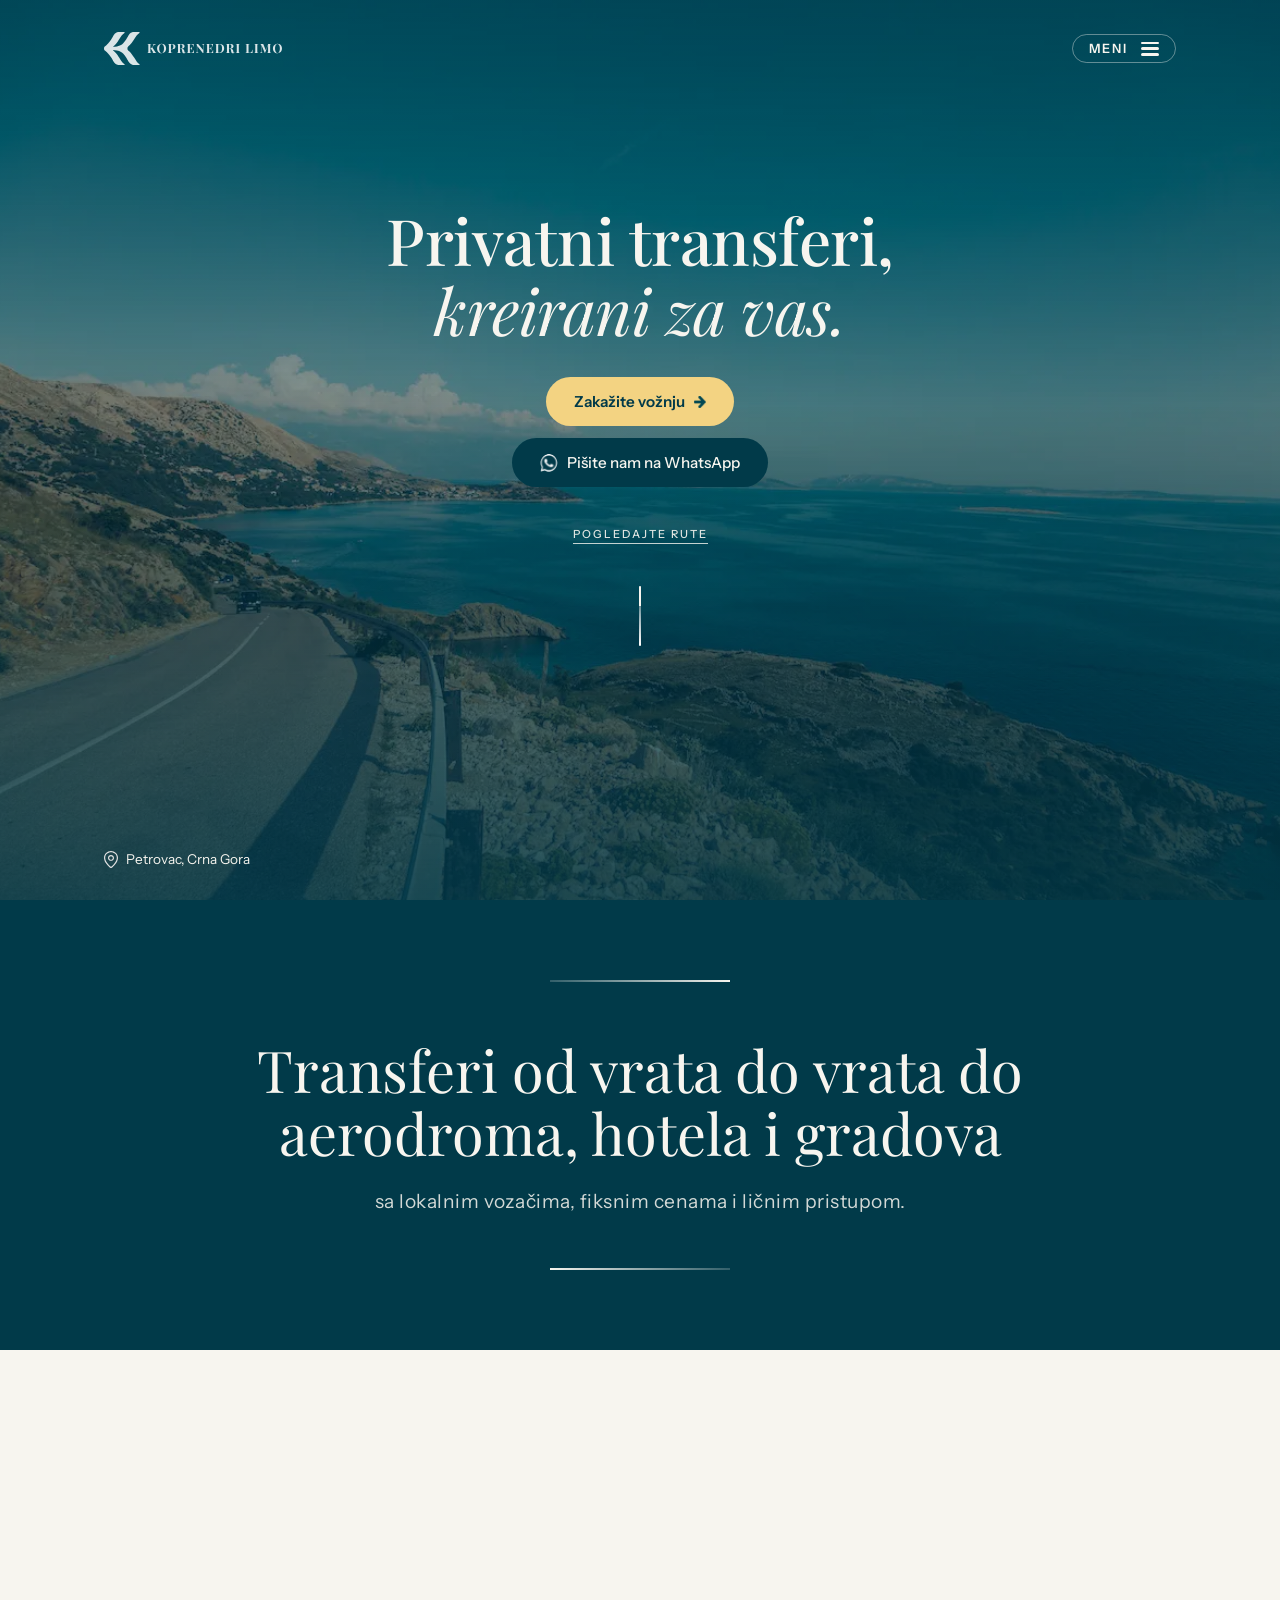
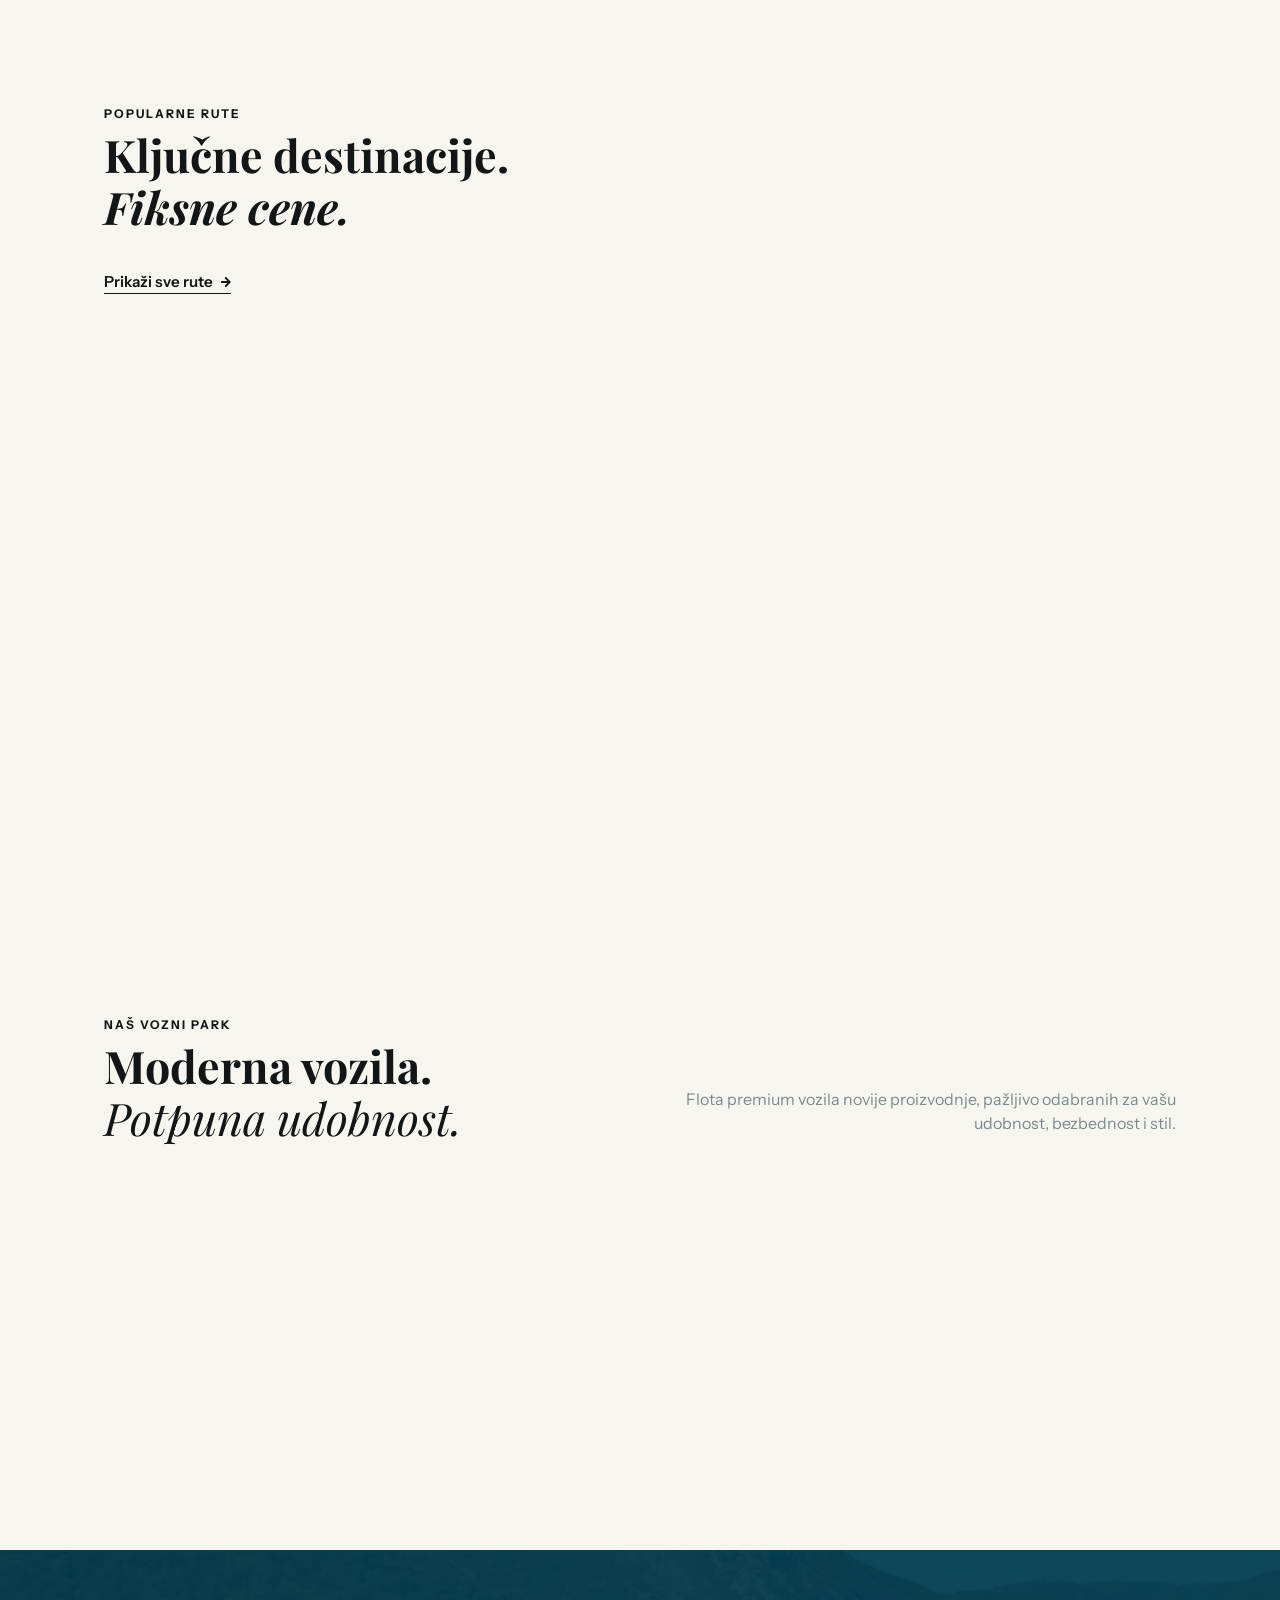
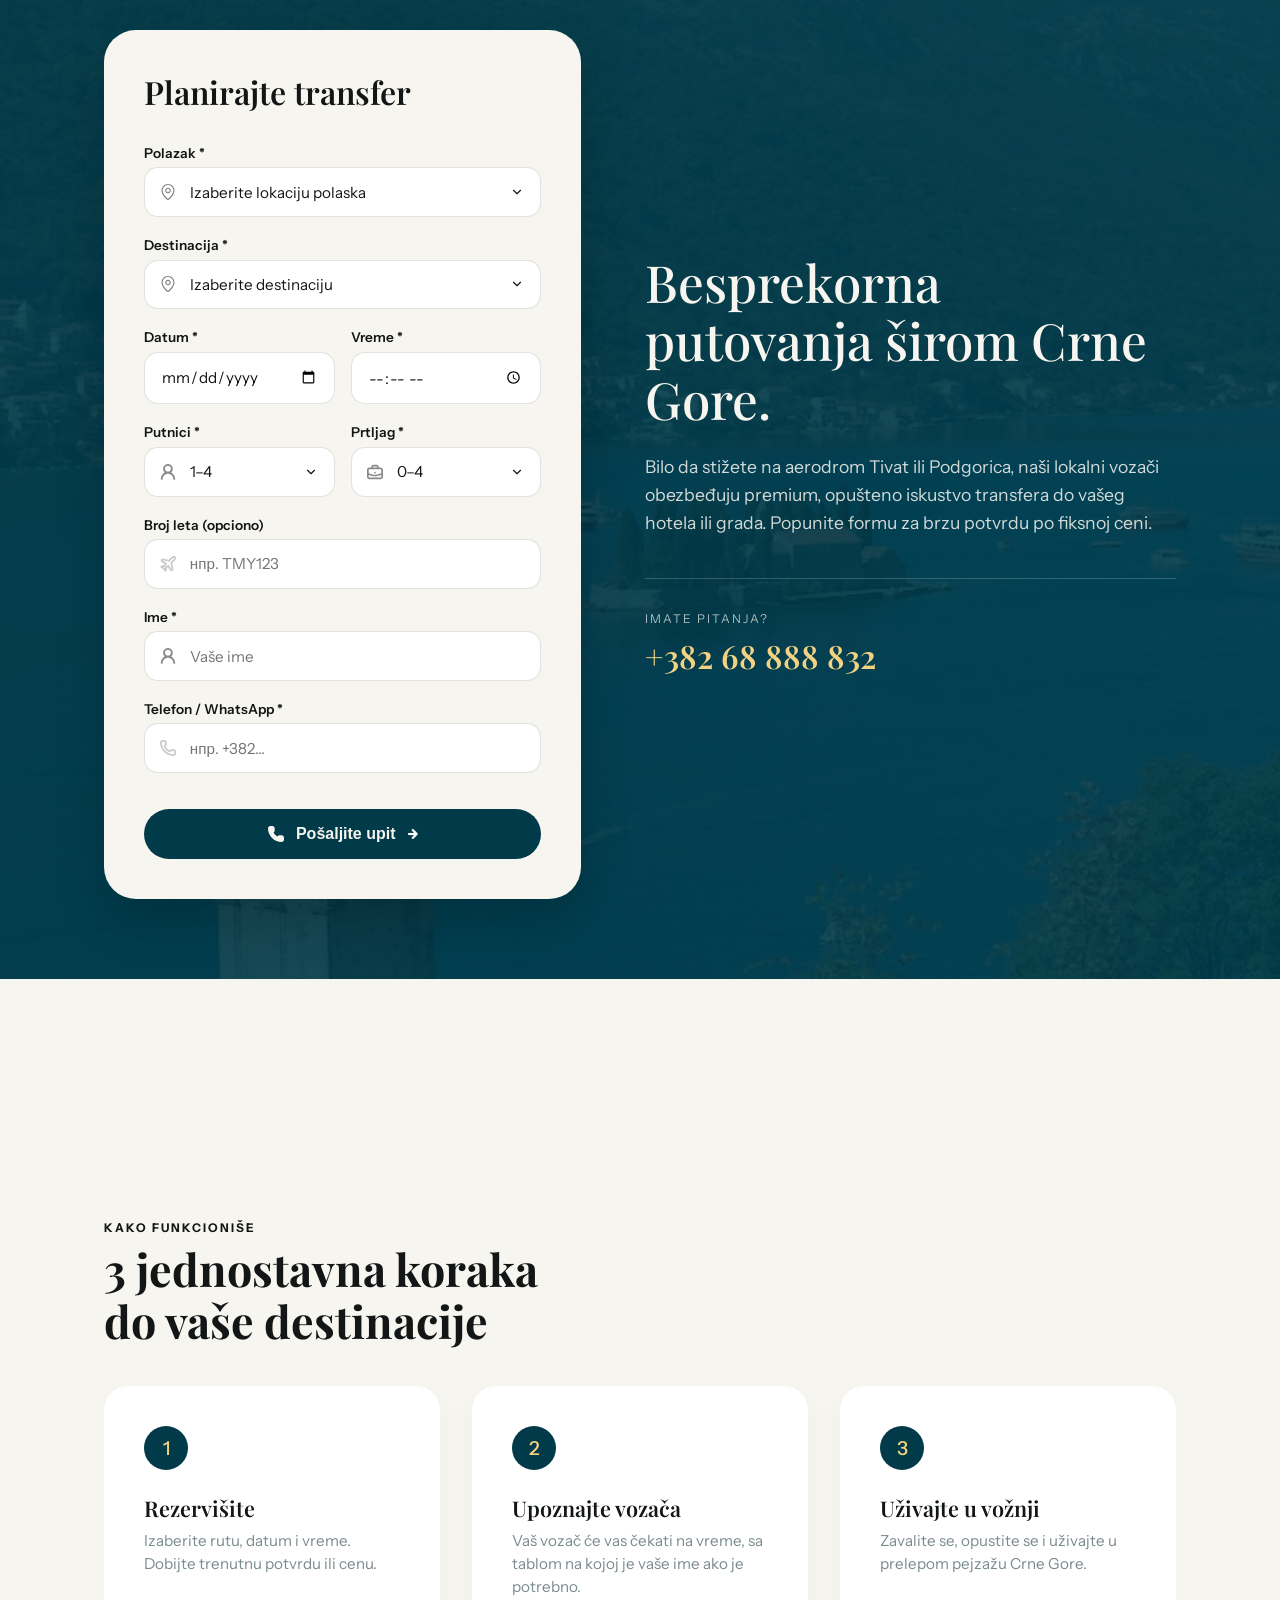
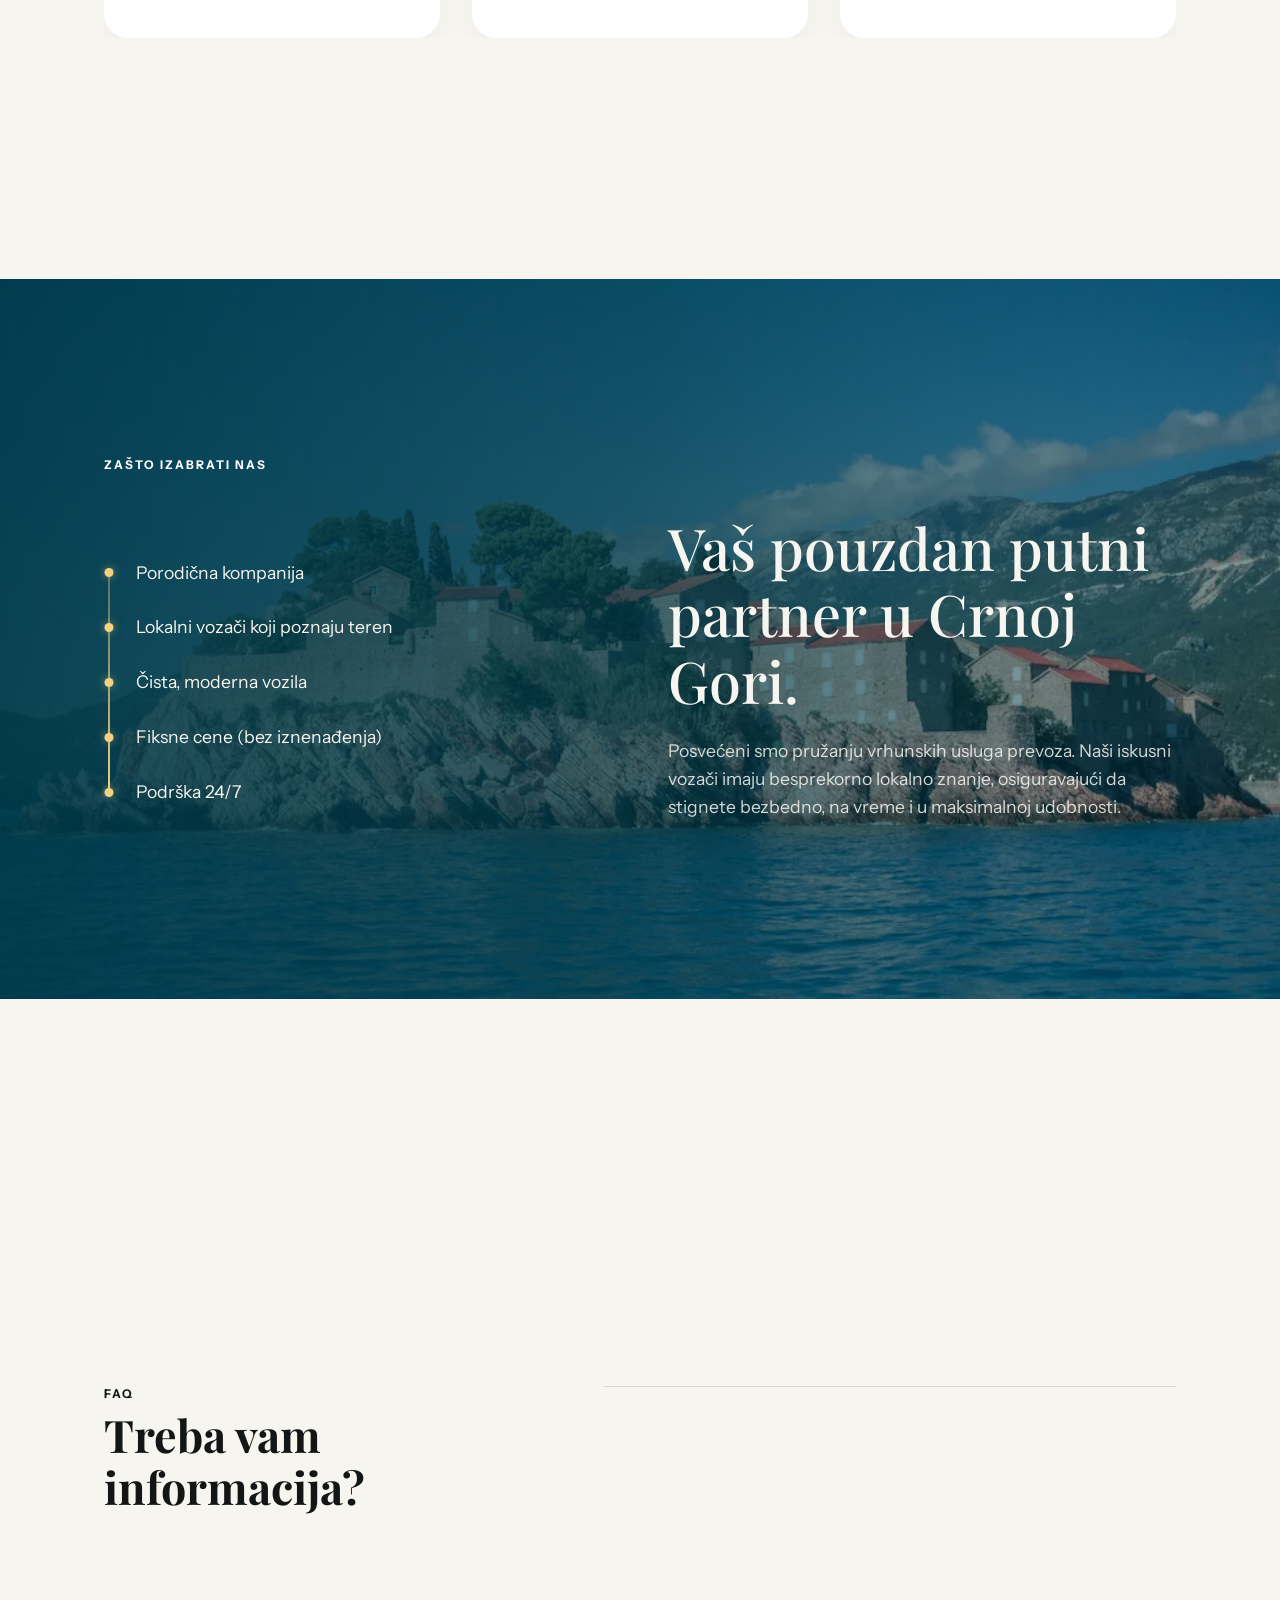
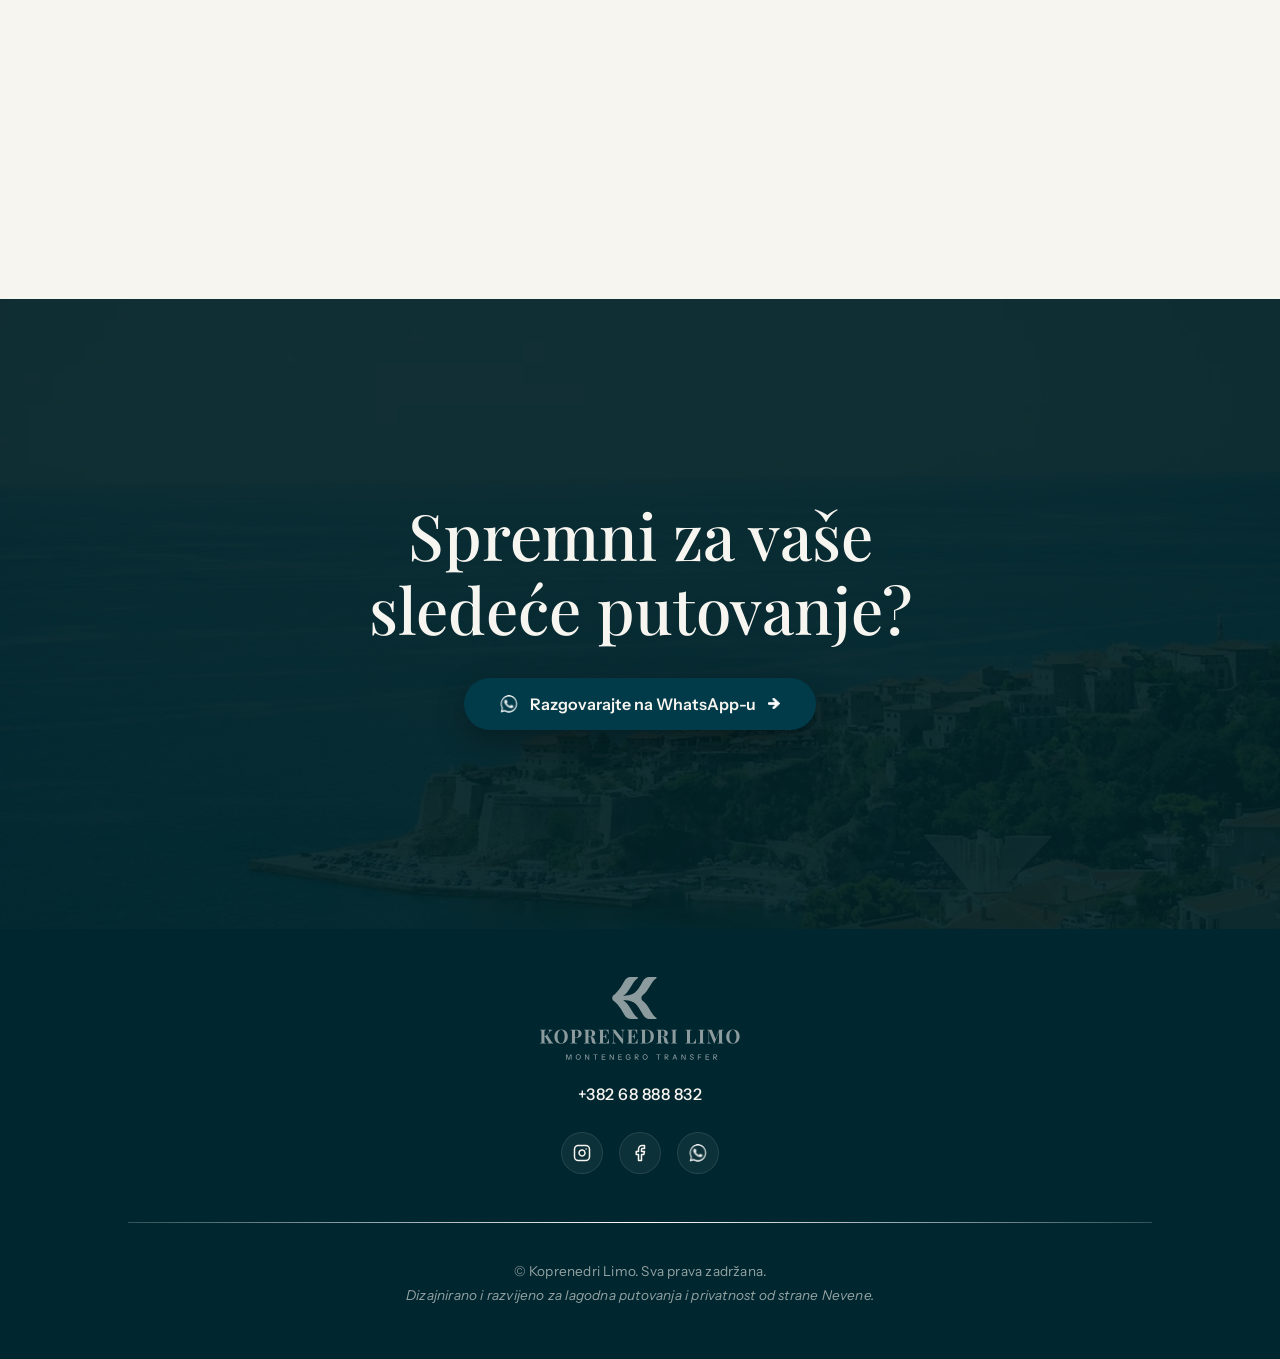
<file: index.html>
<!DOCTYPE html>
<html lang="sr">
<head>
    <meta charset="UTF-8">
    <meta name="viewport" content="width=device-width, initial-scale=1.0">
    <title>Koprenedri Limo | Private Transfers, Made Personal</title>

<!-- Open Graph / WhatsApp / Facebook Link Preview Tags -->
    <meta property="og:type" content="website" />
    <meta property="og:url" content="https://koprenedri-limo.vercel.app/" />
    <meta property="og:title" content="Koprenedri Limo | Private Transfers, Made Personal" />
    <meta property="og:description" content="Door-to-door airport, hotel and city transfers in Montenegro with local drivers and fixed pricing." />
    <meta property="og:image" content="https://koprenedri-limo.vercel.app/assets/og-image.jpg" />
    <meta property="og:image:width" content="1200" />
    <meta property="og:image:height" content="630" />

    <!-- Twitter Card Tags -->
    <meta name="twitter:card" content="summary_large_image" />
    <meta name="twitter:title" content="Koprenedri Limo | Private Transfers, Made Personal" />
    <meta name="twitter:description" content="Door-to-door airport, hotel and city transfers in Montenegro with local drivers and fixed pricing." />
    <meta name="twitter:image" content="https://koprenedri-limo.vercel.app/assets/og-image.jpg" />

    <!-- Dynamic Favicons for Light & Dark System Modes -->
    <link rel="icon" href="assets/logomark-black.svg" type="image/svg+xml" media="(prefers-color-scheme: light)">
    <link rel="icon" href="assets/logomark-white.svg" type="image/svg+xml" media="(prefers-color-scheme: dark)">
    <!-- Fallback for browsers that don't support media attribute on favicons -->
    <link rel="icon" href="assets/logomark-white.svg" type="image/svg+xml" id="dynamicFavicon">

    <!-- Google Fonts: Playfair Display & Instrument Sans -->
    <link rel="preconnect" href="https://fonts.googleapis.com">
    <link rel="preconnect" href="https://fonts.gstatic.com" crossorigin>
    <link href="https://fonts.googleapis.com/css2?family=Instrument+Sans:wght@400;500;600&family=Playfair+Display:ital,wght@0,500;0,600;1,400&display=swap" rel="stylesheet">
    <link rel="stylesheet" href="css/style.css">
    <script src="js/favicon.js" defer></script>
</head>
<body>

    <!-- HERO SECTION -->
    <section class="hero-section">
        <!-- Overlay for the background image -->
        <div class="hero-overlay"></div>

        <!-- HEADER / NAVIGATION -->
        <header class="site-header">
            <div class="container header-container">
                <a href="#" class="logo-brand">
                    <img src="assets/koprenedriLimo.svg" alt="Koprenedri Limo Logo" class="logo-icon">
                </a>
                
                <nav class="desktop-nav">
                    <a href="#routes" data-key="nav_routes">POPULAR ROUTES</a>
                    <a href="#fleet" data-key="nav_fleet">OUR FLEET</a>
                    <a href="#booking" data-key="nav_booking">BOOK TRANSFER</a>
                    <a href="#how-it-works" data-key="nav_how">HOW IT WORKS</a>
                    <a href="#faq" data-key="nav_faq">FAQ</a>
                </nav>

                <!-- Mobile Menu Pill Button with custom taller lines and gap -->
                <button id="menuToggle" class="menu-btn-pill" aria-label="Open Menu">
                    <span class="menu-btn-text" data-key="menu_btn">MENU</span>
                    <div class="menu-hamburger-icon">
                        <span></span>
                        <span></span>
                        <span></span>
                    </div>
                </button>
            </div>
        </header>

        <!-- FULLSCREEN MENU OVERLAY (MOBILE) -->
        <div id="menuOverlay" class="menu-overlay">
            <div class="container menu-overlay-inner">
                <div class="menu-overlay-header">
                    <a href="#" class="logo-brand">
                        <img src="assets/koprenedriLimo-black.svg" alt="Koprenedri Limo Logo" class="logo-icon">
                    </a>
                    <button id="menuClose" class="close-btn" aria-label="Close Menu" data-key="menu_close">
                        CLOSE ✕
                    </button>
                </div>

                <nav class="overlay-nav">
                    <ul>
                        <li><a href="#routes" class="menu-link" data-key="nav_routes">POPULAR ROUTES</a></li>
                        <li><a href="#fleet" class="menu-link" data-key="nav_fleet">OUR FLEET</a></li>
                        <li><a href="#booking" class="menu-link" data-key="nav_booking">BOOK TRANSFER</a></li>
                        <li><a href="#how-it-works" class="menu-link" data-key="nav_how">HOW IT WORKS</a></li>
                        <li><a href="#faq" class="menu-link" data-key="nav_faq">FAQ</a></li>
                    </ul>
                </nav>

                <!-- Language Switcher Buttons underneath section links -->
                <div class="menu-lang-switcher">
                    <button class="lang-btn" data-lang="en">EN</button>
                    <button class="lang-btn active" data-lang="sr">SR</button>
                    <button class="lang-btn" data-lang="ru">RU</button>
                    <button class="lang-btn" data-lang="fr">FR</button>
                </div>

                <div class="menu-overlay-footer">
                    <a href="#booking" class="overlay-cta menu-link" data-key="nav_booking">BOOK TRANSFER</a>
                    <div class="overlay-phone">+382 68 888 832</div>
                </div>
            </div>
        </div>

        <!-- Hero Main Content -->
        <div class="container hero-content-container">
            <div class="hero-text-content">
                <h1 data-key="hero_title">Private transfers,<br><em>made personal.</em></h1>
                
                <div class="hero-cta-group">
                    <a href="#booking" class="btn btn-gold">
                        <span data-key="hero_btn_book">Book your transfer</span>
                        <img src="assets/arrow-green.png" alt="Arrow" class="btn-arrow">
                    </a>
                    
                    <a href="https://wa.me/38268888832" target="_blank" class="btn btn-whatsapp-hero">
                        <img src="assets/whatsappIcon.svg" alt="WhatsApp" class="wa-icon">
                        <span data-key="hero_btn_wa">WhatsApp us</span>
                    </a>
                </div>

                <div class="hero-scroll-prompt">
                    <a href="#routes" class="view-routes-link" data-key="hero_scroll">VIEW POPULAR ROUTES</a>
                    <div class="scroll-indicator-line">
                        <div class="scroll-thumb"></div>
                    </div>
                </div>
            </div>
        </div>

       <!-- Bottom Left Location Tag -->
        <div class="hero-footer-location">
            <a href="https://maps.app.goo.gl/uC9vRqAz3WnvrUoz9" 
            target="_blank" 
            rel="noopener noreferrer" 
            class="location-map-link" 
            aria-label="Open Petrovac, Montenegro on Google Maps">
                <img src="assets/location-white.svg" alt="Location Pin" class="location-pin-icon">
                <span data-key="location_name">Petrovac, Montenegro</span>
            </a>
        </div>
    </section>

    <!-- INTRO SECTION -->
    <section class="intro-section">
        <div class="container intro-container">
            <div class="intro-line top-line"></div>
            
            <div class="intro-text-content">
                <h2 data-key="intro_heading">Door-to-door airport, hotel and city transfers</h2>
                <p data-key="intro_sub">with local drivers, fixed pricing and a personal touch.</p>
            </div>
            
            <div class="intro-line bottom-line"></div>
        </div>
    </section>

    <!-- 3. POPULAR ROUTES SECTION -->
    <section id="routes" class="routes-section">
        <div class="container routes-container">
            <div class="section-header">
                <span class="sub-title" data-key="routes_subtitle">POPULAR ROUTES</span>
                <h2 data-key="routes_title">Key destinations.<br><i>Fixed rates.</i></h2>
            </div>
            
            <div class="routes-grid" id="routesGrid">
            </div>
            <div class="routes-footer" id="routesFooter">
                <button id="toggleRoutesBtn" class="text-link-arrow" aria-expanded="false">
                    <span id="toggleBtnText" data-key="view_all_routes">View all routes</span>
                    <img src="assets/arrow-black.svg" alt="" class="footer-arrow">
                </button>
            </div>
    </section>

    <!-- 4. FLEET SECTION -->
    <section id="fleet" class="fleet-section">
        <div class="container fleet-container">
            <div class="fleet-header-wrapper">
                <div class="section-header">
                    <span class="sub-title" data-key="fleet_subtitle">OUR FLEET</span>
                    <h2 data-key="fleet_title">Modern vehicles.<br><em>Total comfort.</em></h2>
                </div>
                <p class="fleet-intro-desc" data-key="fleet_desc">A fleet of premium, late-model vehicles, carefully selected for your comfort, safety and style.</p>
            </div>

            <div class="fleet-grid" id="fleetGrid">
                
            </div>
        </div>
    </section>

    <!-- 5. BOOKING / INQUIRY SECTION -->
    <section id="booking" class="booking-section">
        <div class="container booking-container">
            <div class="booking-wrapper">
                
                <div class="booking-left-column">
                    <h2 class="section-external-title mobile-only-title" data-key="booking_title">Plan your transfer</h2>
                    
                    <div class="booking-form-box">
                        <h2 class="form-title desktop-only-title" data-key="booking_title">Plan your transfer</h2>
                        
                            <form id="whatsappBookingForm" class="transfer-form" autocomplete="off">
                                <!-- From & To Row -->
                                <div class="form-group">
                                    <label for="pickup" data-key="form_from">From *</label>
                                    <div class="input-with-icon select-wrapper">
                                        <img src="assets/location-white.svg" alt="Location" class="field-icon pin-icon-dark">
                                        <select id="pickup" required autocomplete="off">
                                            <option value="" disabled selected data-key="form_select_pickup">Select pickup location</option>
                                            <option value="Tivat Airport">Tivat Airport</option>
                                            <option value="Podgorica Airport">Podgorica Airport</option>
                                            <option value="Petrovac">Petrovac</option>
                                            <option value="Budva">Budva</option>
                                            <option value="Kotor">Kotor</option>
                                            <option value="Herceg Novi">Herceg Novi</option>
                                        </select>
                                    </div>
                                </div>

                                <div class="form-group">
                                    <label for="destination" data-key="form_to">To *</label>
                                    <div class="input-with-icon select-wrapper">
                                        <img src="assets/location-white.svg" alt="Location" class="field-icon pin-icon-dark">
                                        <select id="destination" required autocomplete="off">
                                            <option value="" disabled selected data-key="form_select_dest">Select destination</option>
                                            <option value="Tivat Airport">Tivat Airport</option>
                                            <option value="Podgorica Airport">Podgorica Airport</option>
                                            <option value="Petrovac">Petrovac</option>
                                            <option value="Budva">Budva</option>
                                            <option value="Kotor">Kotor</option>
                                            <option value="Dubrovnik">Dubrovnik</option>
                                        </select>
                                    </div>
                                </div>

                                <!-- Date & Time Row (50/50 Width on Mobile & Desktop) -->
                                <div class="form-row-2">
                                    <div class="form-group">
                                        <label for="date" data-key="form_date">Date *</label>
                                        <div class="input-with-icon native-icon-left">
                                            <input type="date" id="date" required autocomplete="off">
                                        </div>
                                    </div>
                                    <div class="form-group">
                                        <label for="time" data-key="form_time">Time *</label>
                                        <div class="input-with-icon native-icon-left">
                                            <input type="time" id="time" required autocomplete="off">
                                        </div>
                                    </div>
                                </div>

                                <!-- Passengers & Luggage Row -->
                                <div class="form-row-2">
                                    <div class="form-group">
                                        <label for="passengers" data-key="form_passengers">Passengers *</label>
                                        <div class="input-with-icon select-wrapper">
                                            <img src="assets/user.svg" alt="Passengers" class="field-icon">
                                            <select id="passengers" required autocomplete="off">
                                                <option value="1-4 passengers">1–4</option>
                                                <option value="5-8 passengers">5–8</option>
                                                <option value="8+ passengers">8+</option>
                                            </select>
                                        </div>
                                    </div>
                                    <div class="form-group">
                                        <label for="luggage" data-key="form_luggage">Luggage *</label>
                                        <div class="input-with-icon select-wrapper">
                                            <img src="assets/bag.svg" alt="Luggage" class="field-icon">
                                            <select id="luggage" required autocomplete="off">
                                                <option value="0-4 bags">0–4</option>
                                                <option value="5+ bags">5+</option>
                                            </select>
                                        </div>
                                    </div>
                                </div>

                                <!-- Flight Number -->
                                <div class="form-group">
                                    <label for="flight" data-key="form_flight">Flight number (optional)</label>
                                    <div class="input-with-icon">
                                        <img src="assets/flight.svg" alt="Flight" class="field-icon">
                                        <input type="text" id="flight" data-key="client_flight_placeholder" placeholder="eg. TMY123" autocomplete="off">
                                    </div>
                                </div>

                                <!-- Name -->
                                <div class="form-group">
                                    <label for="clientName" data-key="form_name">Name *</label>
                                    <div class="input-with-icon">
                                        <img src="assets/user.svg" alt="Name" class="field-icon">
                                        <input type="text" id="clientName" data-key="client_name_placeholder" placeholder="Your name" required autocomplete="off">
                                    </div>
                                </div>

                                <!-- Phone / WhatsApp -->
                                <div class="form-group">
                                    <label for="clientPhone" data-key="form_phone">Phone / WhatsApp *</label>
                                    <div class="input-with-icon">
                                        <img src="assets/phone.svg" alt="Phone" class="field-icon">
                                        <input type="tel" id="clientPhone" data-key="client_phone_placeholder" placeholder="e.g. +382..." required autocomplete="off">
                                    </div>
                                </div>

                                <button type="submit" class="btn btn-submit-inquiry">
                                    <img src="assets/phone-white.svg" alt="PhoneSubmit" class="submit-phone-icon">
                                    <span data-key="form_submit">Send Inquiry</span>
                                    <img src="assets/arrow-white.png" alt="Arrow" class="rotated-arrow">
                                </button>
                            </form>
                    </div>
                </div>

                <div class="booking-right-content">
                    <h2 data-key="booking_desc_title">Seamless journeys across Montenegro.</h2>
                    <p data-key="booking_desc">Whether arriving at Tivat or Podgorica, our local drivers ensure a premium, stress-free transfer experience to your hotel or city destination. Fill in the form for a fast fixed-rate confirmation.</p>
                    <div class="booking-support">
                        <span class="support-label" data-key="booking_questions">HAVE QUESTIONS?</span>
                        <a href="https://wa.me/38268888832" target="_blank" class="support-phone">+382 68 888 832</a>
                    </div>
                </div>
            </div>
        </div>
    </section>

    <!-- 6. HOW IT WORKS SECTION -->
    <section id="how-it-works" class="how-it-works-section">
        <div class="container how-it-works-container">
            <div class="section-header">
                <span class="sub-title" data-key="how_subtitle">HOW IT WORKS</span>
                <h2 data-key="how_title">3 simple steps<br>to your destination</h2>
            </div>

            <div class="steps-grid">
                <div class="step-card">
                    <div class="step-number">1</div>
                    <div class="step-content">
                        <h3 data-key="step1_title">Book</h3>
                        <p data-key="step1_desc">Choose your route, date and time. Get an instant confirmation or quote.</p>
                    </div>
                </div>

                <div class="step-card">
                    <div class="step-number">2</div>
                    <div class="step-content">
                        <h3 data-key="step2_title">Meet your driver</h3>
                        <p data-key="step2_desc">Your driver will be waiting for you, on time, with name sign if needed.</p>
                    </div>
                </div>

                <div class="step-card">
                    <div class="step-number">3</div>
                    <div class="step-content">
                        <h3 data-key="step3_title">Enjoy the ride</h3>
                        <p data-key="step3_desc">Sit back, relax and enjoy the beautiful scenery of Montenegro.</p>
                    </div>
                </div>
            </div>
        </div>
    </section>

    <!-- 7. WHY CHOOSE US SECTION -->
    <section id="why-choose-us" class="why-choose-us-section">
        <div class="container why-choose-container">
            <div class="why-choose-header">
                <span class="sub-title" data-key="why_subtitle">WHY CHOOSE US</span>
            </div>

            <div class="why-choose-content-wrapper">
                <div class="timeline-wrapper">
                    <div class="timeline-vertical-line"></div>
                    <ul class="timeline-list">
                        <li>
                            <span class="timeline-dot"></span>
                            <p data-key="why_1">Family owned and operated</p>
                        </li>
                        <li>
                            <span class="timeline-dot"></span>
                            <p data-key="why_2">Local drivers who know the area</p>
                        </li>
                        <li>
                            <span class="timeline-dot"></span>
                            <p data-key="why_3">Clean, modern vehicles</p>
                        </li>
                        <li>
                            <span class="timeline-dot"></span>
                            <p data-key="why_4">Fixed prices (no surprises)</p>
                        </li>
                        <li>
                            <span class="timeline-dot"></span>
                            <p data-key="why_5">24/7 support</p>
                        </li>
                    </ul>
                </div>

                <div class="why-choose-right-content">
                    <h2 data-key="why_right_title">Your reliable travel partner in Montenegro.</h2>
                    <p data-key="why_right_desc">We are committed to delivering top-tier transfer services. Our experienced drivers have impeccable local knowledge, ensuring you arrive safely, on schedule, and in maximum comfort.</p>
                </div>
            </div>
        </div>
    </section>

    <!-- 8. FAQ SECTION -->
    <section id="faq" class="faq-section">
        <div class="container faq-container">
            <div class="faq-wrapper">
                <div class="faq-left">
                    <span class="sub-title" data-key="faq_subtitle">FAQ</span>
                    <h2 data-key="faq_title">Need to know something?</h2>
                </div>

                <div class="faq-right">
                    <!-- Dynamic cards injected via Sanity API query in script.js -->
                    <div class="faq-list" id="faqList"></div>
                </div>
            </div>
        </div>
    </section>

    <!-- 9. FOOTER SECTION -->
    <footer id="footer" class="footer-section">
        <div class="footer-cta-banner">
            <div class="container cta-container">
                <h2 data-key="cta_title">Ready for your<br>next journey?</h2>
                <a href="https://wa.me/38268888832" target="_blank" class="btn cta-whatsapp-btn">
                    <img src="assets/whatsappIcon.svg" alt="WhatsApp" class="wa-icon">
                    <span data-key="cta_btn">Chat on WhatsApp</span>
                    <img src="assets/arrow-white.png" alt="Arrow" class="btn-arrow">
                </a>
            </div>
        </div>

        <div class="footer-main">
            <div class="container footer-container-centered">
                <div class="footer-logo-centered">
                    <img src="assets/koprenedriLimo-stacked.svg" alt="Koprenedri Limo Montenegro Transfer">
                </div>

                <div class="phone-copy-wrapper">
                    <a href="tel:+38268888832" class="footer-phone-centered copy-phone" data-phone="+382 68 888 832">+382 68 888 832</a>
                    <span class="copy-tooltip" id="copyTooltip">Copied!</span>
                </div>
                
                <div class="footer-socials-centered">
                    <a href="#" aria-label="Instagram" class="social-badge">
                        <svg width="18" height="18" viewBox="0 0 24 24" fill="none" stroke="currentColor" stroke-width="2" stroke-linecap="round" stroke-linejoin="round"><rect x="2" y="2" width="20" height="20" rx="5" ry="5"></rect><path d="M16 11.37A4 4 0 1 1 12.63 8 4 4 0 0 1 16 11.37z"></path><line x1="17.5" y1="6.5" x2="17.51" y2="6.5"></line></svg>
                    </a>
                    <a href="#" aria-label="Facebook" class="social-badge">
                        <svg width="18" height="18" viewBox="0 0 24 24" fill="none" stroke="currentColor" stroke-width="2" stroke-linecap="round" stroke-linejoin="round"><path d="M18 2h-3a5 5 0 0 0-5 5v3H7v4h3v8h4v-8h3l1-4h-4V7a1 1 0 0 1 1-1h3z"></path></svg>
                    </a>
                    <a href="https://wa.me/38268888832" target="_blank" aria-label="WhatsApp" class="social-badge">
                        <img src="assets/whatsappIcon.svg" alt="WhatsApp" class="wa-icon">
                    </a>
                </div>

                <div class="footer-gradient-line desktop-line-moved"></div>

                <div class="footer-bottom-flex">
                    <p class="footer-copyright" data-key="footer_copy">&copy; Koprenedri Limo. All rights reserved.</p>
                    <div class="desktop-gradient-line-container"></div>
                    <p class="footer-credit" data-key="footer_credit">Designed and developed for effortless travel and privacy by Nevena.</p>
                </div>
            </div>
        </div>
    </footer>
    <!-- Scroll to Top Button -->
    <button id="scrollToTopBtn" class="scroll-to-top-btn" aria-label="Scroll to top">
        <img src="assets/arrow-green.png" alt="Scroll to top" class="scroll-top-arrow">
    </button>

    <script src="js/script.js"></script>
    <script src="js/lang.js"></script>
</file>
<file: css/style.css>
/* ==========================================
   RESET & VARIABLES
   ================================---------- */
:root {
    --font-serif: 'Playfair Display', serif;
    --font-sans: 'Instrument Sans', sans-serif;
    --color-cream: #F7F5EF;
    --color-gold: #F3D382;
    --color-dark-teal: #013A49;
    --padding: 0px 6.5rem;
}

* {
    box-sizing: border-box;
    margin: 0;
    padding: 0;
}

body {
    font-family: var(--font-sans);
    background-color: var(--color-dark-teal);
    color: var(--color-cream);
    overflow-x: hidden;
}

a {
    text-decoration: none;
    color: inherit;
}
/* Desktop override: half height */
@media (max-width: 758px) {
    .container {
        width: 100%;
        max-width: 1400px;
        margin: 0 auto;
        padding: 0 1.5rem;
    }
}


/* ==========================================
   HERO SECTION STYLING (ZOOMED & POLISHED)
   ================================---------- */
.hero-section {
    position: relative;
    width: 100%;
    /* Use 100dvh so mobile browser address/action bars never cut off the section on load */
    height: 100dvh;
    min-height: 100dvh;
    background-image: url('../assets/pexels-peterfazekas-1170572-mobile.webp');
    background-size: cover;
    background-position: center;
    display: flex;
    flex-direction: column;
    justify-content: space-between; /* Pins header top, location bottom, centers middle */
    align-items: center;
    box-sizing: border-box;
}
/* Tablet & Laptop (570px to 1440px) */
@media (min-width: 570px) {
    .hero-section {
        background-image: url('../assets/pexels-peterfazekas-1280.webp');
    }
}

/* Large Desktop (Wider than 1440px) */
@media (min-width: 1440px) {
    .hero-section {
        background-image: url('../assets/pexels-peterfazekas--1980.webp');
    }
}
/* Ensure inner content is perfectly balanced and vertically centered */
.hero-content-container {
    flex: 1;
    display: flex;
    flex-direction: column;
    justify-content: center;
    align-items: center;
    text-align: center;
    margin: auto; /* Vertically centers content group between nav and bottom location */
    width: 100%;
    max-width: 800px;
    padding: 0 1.5rem;
}

/* Desktop background image override */
@media (min-width: 1024px) {

    .desktop-nav {
        display: flex;
    }

    .menu-btn-pill {
        display: none;
    }

    .hero-cta-group {
        flex-direction: row;
        gap: 1rem;
    }
}

/* Linear Overlay with #013A49 */
.hero-overlay {
    position: absolute;
    top: 0;
    left: 0;
    width: 100%;
    height: 100%;
    background: linear-gradient(
        to bottom, 
        rgba(1, 58, 73, 0.75) 0%, 
        rgba(1, 58, 73, 0.45) 45%, 
        rgba(1, 58, 73, 0.85) 100%
    );
    z-index: 1;
}

.site-header, .hero-content-container, .hero-footer-location {
    position: relative;
    z-index: 2;
}

/* Header & Nav */
.site-header {
    padding: 2rem 0;
}
@media (min-width: 1024px) {
    .site-header {
        padding: 2rem 6.5rem;
    }
}
.header-container {
    display: flex;
    justify-content: space-between;
    align-items: center;
}

.logo-brand {
    display: flex;
    align-items: center;
    gap: 0.75rem;
    white-space: nowrap;
}

.logo-icon {
    height: 33px;
    width: auto;
}

.logo-text {
    font-family: var(--font-sans);
    font-size: 0.95rem;
    font-weight: 600;
    letter-spacing: 2.5px;
    color: var(--color-cream);
}

.desktop-nav {
    display: none;
    gap: 2.5rem;
    font-size: 0.8rem;
    letter-spacing: 1.5px;
    font-weight: 500;
}

.desktop-nav a {
    color: var(--color-cream);
    opacity: 0.85;
    transition: opacity 0.2s ease;
}

.desktop-nav a:hover {
    opacity: 1;
}

/* Mobile Pill Menu Button */
.menu-btn-pill {
    background: transparent;
    border: 1.5px solid rgba(247, 245, 239, 0.4);
    color: var(--color-cream);
    padding: 0.4rem 1rem;
    border-radius: 50px;
    font-family: var(--font-sans);
    font-size: 0.8rem;
    font-weight: 600;
    letter-spacing: 2px;
    cursor: pointer;
    display: flex;
    align-items: center;
    gap: 0.8rem;
    white-space: nowrap;
    transition: all 0.25s ease;
}

.menu-btn-pill:hover {
    border-color: var(--color-cream);
    background: rgba(247, 245, 239, 0.05);
}

/* Custom Hamburger Icon with taller lines and bigger gap */
.menu-hamburger-icon {
    display: flex;
    flex-direction: column;
    justify-content: space-between;
    width: 18px;
    height: 14px; /* Taller height */
}

.menu-hamburger-icon span {
    display: block;
    width: 100%;
    height: 2.5px; /* Slightly thicker lines */
    background-color: var(--color-cream);
    border-radius: 2px;
}

/* Ensure the overlay header perfectly mirrors site-header layout for right-side button alignment */
.menu-overlay-header {
    display: flex;
    justify-content: space-between;
    align-items: center;
    width: 100%;
    /* Mirrors the site-header top padding to keep the close button locked in place */
    /* padding-top: 0.5rem;  */
}

.menu-overlay-header .logo-text {
    color: #131616;
}

.close-btn {
    background: transparent;
    border: 1.5px solid rgba(19, 22, 22, 0.25);
    color: #131616;
    padding: 0.4rem 1rem;
    border-radius: 50px;
    font-family: var(--font-sans);
    font-size: 0.8rem;
    font-weight: 600;
    letter-spacing: 1.5px;
    cursor: pointer;
    transition: all 0.2s ease;
}

.close-btn:hover {
    background-color: rgba(19, 22, 22, 0.05);
}

/* Overlay Navigation List - No Bullets */
.overlay-nav ul {
    display: flex;
    flex-direction: column;
    list-style: none;
    margin: 0;
    padding: 0;
}


.menu-btn-icon {
    font-size: 1.2rem;
    line-height: 1;
}



.hero-text-content h1 {
    font-family: var(--font-serif);
    font-size: clamp(3rem, 5vw, 4.5rem);
    font-weight: 500;
    line-height: 1.1;
    margin-bottom: 2rem;
    letter-spacing: -0.5px;
}

.hero-text-content h1 em {
    font-style: italic;
    font-weight: 400;
}

@media (max-width: 415px) {
   .hero-text-content h1 {
        font-size: 2.6rem
   }
   .logo-icon {
        height: 26px;
    }
    .menu-btn-pill{
        font-size: 0.6rem;
    }
    .menu-hamburger-icon {
        width: 16px;
        height: 12px;
    }
    .menu-hamburger-icon span{
        height: 2px;
    }
}

/* Buttons sizing */
.hero-cta-group {
    display: flex;
    flex-direction: column;
    align-items: center;
    gap: 0.75rem;
    margin-bottom: 2.5rem;
}

.btn {
    padding: 15px 1.75rem;
    border-radius: 50px;
    font-size: 0.95rem;
    font-weight: 500;
    display: inline-flex;
    align-items: center;
    justify-content: center;
    gap: 0.6rem;
    width: fit-content;
    white-space: nowrap;
    transition: transform 0.2s ease, opacity 0.2s ease;
    cursor: pointer;
    border: none;
}

.btn:hover {
    transform: translateY(-2px);
}

.btn-gold {
    background-color: var(--color-gold);
    color: #013a49;
    font-weight: 600;
}

.btn-arrow {
    width: 12px;
    height: auto;
}

.btn-whatsapp-hero {
    background-color: var(--color-dark-teal);
    color: var(--color-cream);
    /* border: 1px solid rgba(247, 245, 239, 0.2); */
}

.wa-icon {
    width: 18px;
    height: 18px;
}

/* Scroll Indicator */
.hero-scroll-prompt {
    display: flex;
    flex-direction: column;
    align-items: center;
    gap: 2.6rem;
}

.view-routes-link {
    font-size: 0.7rem;
    letter-spacing: 2px;
    color: rgba(247, 245, 239, 0.9);
    font-weight: 500;
    border-bottom: 1px solid rgba(247, 245, 239, 0.8);
    padding-bottom: 2px;
}

.scroll-indicator-line {
    width: 2px;
    height: 60px;
    background: linear-gradient(to bottom, rgba(255, 255, 255, 0.2) 0%, rgba(255, 255, 255, 1) 100%);
    position: relative;
    overflow: hidden;
    border-radius: 2px;
}

.scroll-thumb {
    position: absolute;
    top: 0;
    left: -3px;
    right: -3px;
    height: 20px;
    background: var(--color-cream);
    border-radius: 20px;
    box-shadow: 0 0 8px rgba(0, 0, 0, 0.3);
    animation: elegantScroll 2.2s cubic-bezier(0.77, 0, 0.175, 1) infinite;
}

@keyframes elegantScroll {
    0% { transform: translateY(-100%); opacity: 0; }
    20% { opacity: 1; }
    80% { opacity: 1; }
    100% { transform: translateY(250%); opacity: 0; }
}

/* Bottom Location Tag */
.hero-footer-location {
    padding: 0 1.5rem 2rem 1.5rem;
    font-size: 0.85rem;
    display: flex;
    align-items: start;
    gap: 0.5rem;
    opacity: 0.85;
    width: 100%;
}
.location-map-link {
    display: inline-flex;
    align-items: center;
    gap: 0.5rem;
    color: inherit;
    text-decoration: none;
    cursor: pointer;
    transition: opacity 0.2s ease;
}

.location-map-link:hover {
    opacity: 1;
}
@media (min-width: 1024px){
    .hero-footer-location {
        padding: 0 1.5rem 2rem 6.5rem;
    }
}
.location-pin-icon {
    width: 14px;
    height: auto;
}


/* ==========================================
   MODERN LUXURY MENU OVERLAY ANIMATION
   ========================================== */
.menu-overlay {
    position: fixed;
    top: 0;
    left: 0;
    width: 100%;
    height: 100vh;
    background-color: var(--color-cream, #f7f5ef);
    color: #131616;
    z-index: 1000;
    display: flex;
    flex-direction: column;
    opacity: 0;
    visibility: hidden;
    transform: translateY(-15px) scale(0.99);
    transition: opacity 0.5s cubic-bezier(0.16, 1, 0.3, 1), 
                transform 0.5s cubic-bezier(0.16, 1, 0.3, 1), 
                visibility 0.5s ease;
    pointer-events: none;
    backdrop-filter: blur(20px);
    -webkit-backdrop-filter: blur(20px);
}

.menu-overlay.active {
    opacity: 1;
    visibility: visible;
    transform: translateY(0) scale(1);
    pointer-events: auto;
}

/* Base state for inner elements (hidden before active) */
.menu-overlay .menu-overlay-header,
.menu-overlay .overlay-nav ul li,
.menu-overlay .menu-lang-switcher,
.menu-overlay .menu-overlay-footer {
    opacity: 0;
    transform: translateY(20px);
    transition: opacity 0.4s cubic-bezier(0.16, 1, 0.3, 1), 
                transform 0.4s cubic-bezier(0.16, 1, 0.3, 1);
}

/* Staggered Entrance Animation when .active is added */
.menu-overlay.active .menu-overlay-header {
    opacity: 1;
    transform: translateY(0);
    transition-delay: 0.08s;
}

.menu-overlay.active .overlay-nav ul li:nth-child(1) { opacity: 1; transform: translateY(0); transition-delay: 0.14s; }
.menu-overlay.active .overlay-nav ul li:nth-child(2) { opacity: 1; transform: translateY(0); transition-delay: 0.20s; }
.menu-overlay.active .overlay-nav ul li:nth-child(3) { opacity: 1; transform: translateY(0); transition-delay: 0.26s; }
.menu-overlay.active .overlay-nav ul li:nth-child(4) { opacity: 1; transform: translateY(0); transition-delay: 0.32s; }
.menu-overlay.active .overlay-nav ul li:nth-child(5) { opacity: 1; transform: translateY(0); transition-delay: 0.38s; }

.menu-overlay.active .menu-lang-switcher {
    opacity: 1;
    transform: translateY(0);
    transition-delay: 0.44s;
}

.menu-overlay.active .menu-overlay-footer {
    opacity: 1;
    transform: translateY(0);
    transition-delay: 0.50s;
}


.menu-overlay-inner {
    display: flex;
    flex-direction: column;
    justify-content: space-between;
    height: 100dvh;
    min-height: 100dvh;
    padding-top: 1.2rem;
    padding-bottom: 3rem;
}

.menu-overlay-header {
    display: flex;
    justify-content: space-between;
    align-items: center;
    width: 100%;
}

.menu-overlay-header .logo-text {
    color: #131616;
}

.close-btn {
    background: transparent;
    background-color: rgba(19, 22, 22, 0.11);
    border: 1.5px solid rgba(19, 22, 22, 0.57);
    color: #131616;
    padding: 0.4rem 1rem;
    border-radius: 50px;
    font-family: var(--font-sans);
    font-size: 0.8rem;
    font-weight: 600;
    letter-spacing: 2px;
    cursor: pointer;
    display: flex;
    align-items: center;
    gap: 0.8rem;
    white-space: nowrap;
    transition: all 0.25s ease;
    min-width: 111px;
}

.close-btn:hover {
    background-color: #013a49;
    color: #ffffff;

}

/* Nav List with Gradient Bottom Borders */
.overlay-nav {
    /* margin: auto 0; */
    width: 100%;
}

.overlay-nav ul {
    display: flex;
    flex-direction: column;
}

.overlay-nav li {
    border-bottom: 1px solid transparent;
    border-image: linear-gradient(to right, rgba(19, 22, 22, 0.3) 0%, rgba(19, 22, 22, 0.05) 100%) 1;
}

.overlay-nav a {
    display: block;
    font-family: var(--font-sans);
    font-size: clamp(1.2rem, 4vw, 1.6rem);
    font-weight: 600;
    letter-spacing: 1.5px;
    color: #131616;
    padding: 1.2rem 0;
    transition: transform 0.2s ease, opacity 0.2s ease;
}

.overlay-nav a:hover {
    transform: translateX(8px);
    opacity: 0.7;
}

/* Overlay Footer */
.menu-overlay-footer {
    text-align: center;
    display: flex;
    flex-direction: column;
    gap: 0.45rem;
}

.overlay-cta {
    font-size: 0.9rem;
    font-weight: 700;
    letter-spacing: 2px;
}

.overlay-phone {
    font-size: 0.95rem;
    font-weight: 500;
    color: #555;
    letter-spacing: 1.5px;
}

/* ==========================================
   INTRO SECTION STYLING
   ================================---------- */
.intro-section {
    width: 100%;
    height: 100vh; /* Full device height on mobile */
    background-color: var(--color-dark-teal);
    display: flex;
    align-items: center;
    justify-content: center;
    text-align: center;
    position: relative;
}

.intro-container {
    display: flex;
    flex-direction: column;
    align-items: center;
    justify-content: center;
    height: 100%;
    max-width: 900px;
    padding: 0 1.5rem;
}

/* Gradient Lines */
.intro-line {
    width: 180px;
    height: 1.5px;
}

.top-line {
    /* Gradient: 20% opacity start to 100% end */
    background: linear-gradient(to right, rgba(247, 245, 239, 0.2) 0%, rgba(247, 245, 239, 1) 100%);
    margin-bottom: 3.5rem;
}

.bottom-line {
    /* Gradient: 100% start to 20% end */
    background: linear-gradient(to right, rgba(247, 245, 239, 1) 0%, rgba(247, 245, 239, 0.2) 100%);
    margin-top: 3.5rem;
}

/* Text Styling */
.intro-text-content h2 {
    font-family: var(--font-serif);
    font-size: clamp(3rem, 4.5vw, 3.8rem);
    font-weight: 400;
    line-height: 1.1;
    margin-bottom: 1.5rem;
    color: var(--color-cream);
}

.intro-text-content p {
    font-family: var(--font-sans);
    font-size: clamp(1rem, 1.5vw, 1.25rem);
    font-weight: 400;
    color: rgba(247, 245, 239, 0.85);
    max-width: 600px;
    margin: 0 auto;
    letter-spacing: 0.5px;
    width: 85%;
}
@media (max-width: 415px) {
    .close-btn{
        width: 100px;
        font-size: 0.6rem;
    }
    .overlay-nav a{
        font-size: 0.8rem;
        padding: 1rem 0;
    }
    .lang-btn {
        font-size: 0.6rem;
    }
    .overlay-cta {
        font-size: 0.8rem;
    }
    .overlay-phone {
        font-size: 0.8rem;
    }
}
/* Desktop override: half height */
@media (min-width: 1024px) {
    .menu-overlay.active .menu-overlay-header .logo-icon{
        display: none;
    }
    .menu-overlay {
        right: 0;
        width: 100%;
        background-color: #5c5c5c0f;
    }
    .menu-overlay-header,
    .overlay-nav {
        padding: var(--padding);
    }
    .menu-overlay-inner {
        padding: 2rem 0;
        width: 60%;
        position: absolute;
        right: 0;
        background-color: var(--color-cream, #f7f5ef);
    }
    .intro-section {
        height: 50vh;
        min-height: 450px;
    }
}
/* ==========================================
   POPULAR ROUTES SECTION STYLING
   ================================---------- */
.routes-section {
    width: 100%;
    min-height: 100vh;
    background-color: var(--color-cream);
    color: #131616;
    display: flex;
    align-items: center;
    padding: 5rem 0;
}

.routes-container {
    width: 100%;
    display: flex;
    flex-direction: column;
    justify-content: center;
}

.routes-section .section-header {
    margin-bottom: 2.5rem;
}

.routes-section .sub-title {
    font-size: 0.75rem;
    letter-spacing: 2px;
    text-transform: uppercase;
    color: #131616;
    margin-bottom: 0.5rem;
    display: block;
    font-weight: bold;
}

.routes-section h2 {
    font-family: var(--font-serif);
    font-size: clamp(2.5rem, 3.5vw, 3rem);
    font-weight: bolder;
    line-height: 1.15;
    color: #131616;
}

/* Mobile Layout: 1 Column, 3 Rows */
.routes-grid {
    display: grid;
    grid-template-columns: 1fr;
    gap: 1.25rem;
}

.route-card {
    background: #FFFFFF;
    border-radius: 24px;
    padding: 1.75rem 2rem;
    box-shadow: 0 10px 30px rgba(0, 0, 0, 0.03);
    transition: transform 0.25s ease;
}

.route-card:hover {
    transform: translateY(-3px);
}

.route-top {
    display: flex;
    justify-content: space-between;
    align-items: center;
}

.route-info h3 {
    font-family: var(--font-serif);
    font-size: 1.35rem;
    font-weight: 600;
    margin-bottom: 0.2rem;
    color: #131616;
}

.route-from {
    font-size: 0.85rem;
    color: #7A8B8E;
    display: block;
    margin-bottom: 1.2rem;
}

/* Mobile Stacked Details (Price & Time one underneath the other) */
.route-details-row {
    display: flex;
    flex-direction: column;
    align-items: flex-start;
    gap: 0.6rem;
}

.route-price {
    font-size: 1.2rem;
    font-weight: 700;
    color: #131616;
    font-family: var(--font-serif);
}

.route-price span {
    font-size: 0.8rem;
    font-weight: 400;
    color: #7A8B8E;
    font-family: var(--font-sans);
}

.route-time {
    font-size: 0.85rem;
    color: #7A8B8E;
    display: flex;
    align-items: center;
    gap: 0.4rem;
}

/* Action Arrow Button */
.route-arrow-btn {
    width: 35px;
    height: 35px;
    border-radius: 50%;
    background: var(--color-dark-teal);
    display: flex;
    align-items: center;
    justify-content: center;
    flex-shrink: 0;
    transition: transform 0.2s ease;
}

.route-arrow-btn:hover {
    transform: scale(1.05);
}

.rotated-arrow {
    width: 10px;
    height: auto;
}

/* Desktop bottom container (hidden on mobile) */
.route-bottom {
    display: none;
}

/* Footer Link */
.routes-footer {
    display: flex;
    justify-content: flex-start;
}

.text-link-arrow {
    background: none;
    border: none;
    font-family: var(--font-sans);
    font-size: 0.95rem;
    font-weight: 600;
    color: #131616;
    cursor: pointer;
    display: inline-flex;
    align-items: center;
    gap: 0.5rem;
    padding-bottom: 2px;
    border-bottom: 1.5px solid #131616;
}

.text-link-arrow img {
    height: 10px;
}
/* ==========================================
   DESKTOP OVERRIDE (3 Columns & Card Layout)
   ================================---------- */
@media (min-width: 1024px) {
    .routes-section {
        height: auto; /* CHANGED FROM 100vh TO AUTO SO IT GROWS NATURALLY */
        min-height: 100vh; /* Keeps it full screen by default, but allows expansion */
        padding: 6rem 6.5rem;
    }

    .routes-grid {
        grid-template-columns: repeat(3, 1fr);
    }

    .route-card {
        padding: 2.25rem 2.25rem 1.75rem 2.25rem;
        display: flex;
        flex-direction: column;
        justify-content: space-between;
    }

    .route-top {
        flex-direction: column;
        align-items: flex-start;
        justify-content: flex-start;
    }

    .route-card .mobile-arrow {
        display: none;
    }

    .route-card .route-details-row {
        flex-direction: row;
        width: 100%;
        justify-content: space-between;
        align-items: baseline;
        margin-top: 0.5rem;
    }

    .route-bottom {
        display: flex;
        justify-content: space-between;
        align-items: center;
        margin-top: 1.5rem;
        padding-top: 1.25rem;
        border-top: 1px solid rgba(19, 22, 22, 0.12);
    }

    .book-route-link {
        font-family: var(--font-sans);
        font-size: 1rem;
        font-weight: 600;
        color: var(--color-dark-teal);
        position: relative;
        text-decoration: none;
        padding-bottom: 2px;
    }

    .book-route-link::after {
        content: '';
        position: absolute;
        width: 0;
        height: 1.5px;
        bottom: 0;
        left: 0;
        background-color: var(--color-dark-teal);
        transition: width 0.3s cubic-bezier(0.65, 0, 0.35, 1);
    }

    .book-route-link:hover::after {
        width: 100%;
    }
}/* ==========================================
   EXTRA ROUTE CARDS EXPANSION LOGIC & STAGGERED INTERNAL ANIMATIONS
   ================================---------- */

/* Container wrapper / card base state */
.routes-section .route-card.extra-route {
    display: flex;
    flex-direction: column;
    opacity: 0;
    visibility: hidden;
    transform: translateY(15px) scale(0.98);
    max-height: 0;
    margin-top: 0;
    padding-top: 0;
    padding-bottom: 0;
    border-width: 0;
    overflow: hidden;
    pointer-events: none;
    transition: 
        opacity 0.4s cubic-bezier(0.16, 1, 0.3, 1),
        transform 0.4s cubic-bezier(0.16, 1, 0.3, 1),
        max-height 0.5s cubic-bezier(0.16, 1, 0.3, 1),
        padding 0.5s cubic-bezier(0.16, 1, 0.3, 1),
        margin 0.5s cubic-bezier(0.16, 1, 0.3, 1),
        visibility 0.5s ease;
}

/* ==========================================
   INTERNAL ELEMENTS SLIDE ANIMATION
   ================================---------- */

/* Left-side elements slide in from the left */
.routes-section .route-card.extra-route .route-top,
.routes-section .route-card.extra-route .route-details-row,
.routes-section .route-card.extra-route .route-bottom,
.routes-section .route-card.extra-route .book-route-link {
    opacity: 0;
    transform: translateX(-25px);
    transition: opacity 0.35s ease, transform 0.45s cubic-bezier(0.16, 1, 0.3, 1);
    transition-delay: 0.1s; /* Slight stagger */
}

/* Right-side / interactive buttons slide in from the right */
.routes-section .route-card.extra-route .route-arrow-btn {
    opacity: 0;
    transform: translateX(25px);
    transition: opacity 0.35s ease, transform 0.45s cubic-bezier(0.16, 1, 0.3, 1);
    transition-delay: 0.15s; /* Slight stagger */
}

/* ==========================================
   EXPANDED STATE
   ================================---------- */
.routes-section.expanded .route-card.extra-route {
    opacity: 1;
    visibility: visible;
    transform: translateY(0) scale(1);
    max-height: 450px; /* Generous height for contents */
    pointer-events: auto;
}
.routes-section.expanded .route-card.extra-route .routes-grid{
    margin-bottom: 2rem;
}
/* Trigger internal elements to slide back to natural positions */
.routes-section.expanded .route-card.extra-route .route-top,
.routes-section.expanded .route-card.extra-route .route-details-row,
.routes-section.expanded .route-card.extra-route .route-arrow-btn,
.routes-section.expanded .route-card.extra-route .route-bottom,
.routes-section.expanded .route-card.extra-route .book-route-link {
    opacity: 1;
    transform: translateX(0);
}

/* Re-apply correct padding values dynamically on expansion */
@media (max-width: 1023px) {
    .routes-section.expanded .route-card.extra-route {
        padding: 1.75rem 2rem;
    }
}

@media (min-width: 1024px) {
    .routes-section.expanded .route-card.extra-route {
        padding: 2.25rem 2.25rem 1.75rem 2.25rem;
        justify-content: space-between;
    }
}

/* Rotate arrow smoothly */
.routes-section.expanded .footer-arrow {
    transform: rotate(180deg);
}

.footer-arrow {
    transition: transform 0.4s cubic-bezier(0.16, 1, 0.3, 1);
}
/* ==========================================
   DESKTOP OVERRIDE
   ================================---------- */
@media (min-width: 1024px) {
    .routes-grid {
        grid-template-columns: repeat(3, 1fr);
        margin-bottom: 1rem;
    }

    .routes-section.expanded .route-card.extra-route {
        padding: 2.25rem 2.25rem 1.75rem 2.25rem; /* Desktop card padding */
        margin-bottom: 1rem;
    }
}



/* ==========================================
   OUR FLEET SECTION STYLING
   ================================---------- */
.fleet-section {
    width: 100%;
    min-height: 100vh;
    background-color: var(--color-cream);
    color: #131616;
    display: flex;
    align-items: center;
    padding: 5rem 0;
}

.fleet-container {
    width: 100%;
    display: flex;
    flex-direction: column;
    justify-content: center;
}

.fleet-header-wrapper {
    margin-bottom: 3rem;
}

.fleet-section .sub-title {
    font-size: 0.75rem;
    letter-spacing: 2px;
    text-transform: uppercase;
    color: #131616;
    margin-bottom: 0.5rem;
    display: block;
    font-weight: bold;
}

.fleet-section h2 {
    font-family: var(--font-serif);
    font-size: clamp(2.5rem, 3.5vw, 3rem);
    font-weight: bolder;
    line-height: 1.15;
    color: #131616;
    margin-bottom: 1rem;
}

.fleet-section h2 em {
    font-style: italic;
    font-weight: 400;
}

.fleet-intro-desc {
    color: #7A8B8E;
    font-size: 1rem;
    max-width: 500px;
    line-height: 1.5;
}

/* Mobile Layout: 1 Column, Horizontal Card Split */
.fleet-grid {
    display: grid;
    grid-template-columns: 1fr;
    gap: 1.5rem;
}

.fleet-card {
    background: #FFFFFF;
    border-radius: 24px;
    overflow: hidden;
    box-shadow: 0 10px 30px rgba(0, 0, 0, 0.03);
    display: flex;
    justify-content: space-between;
    align-items: stretch;
    transition: transform 0.25s ease;
}

.fleet-card:hover {
    transform: translateY(-3px);
}

.fleet-content {
    padding: 1.75rem;
    display: flex;
    flex-direction: column;
    justify-content: space-between;
    flex: 1;
}

.fleet-content h3 {
    font-family: var(--font-serif);
    font-size: 1.25rem;
    font-weight: 600;
    color: #131616;
    margin-bottom: 1rem;
    padding-bottom: 0.75rem;
    border-bottom: 1px solid transparent;
    border-image: linear-gradient(to right, rgba(19, 22, 22, 1) 0%, rgba(19, 22, 22, 0.2) 100%) 1;
}

.vehicle-specs {
    display: flex;
    flex-direction: column;
    gap: 0.5rem;
    margin-bottom: 1rem;
}

.spec-item {
    display: flex;
    align-items: center;
    gap: 0.6rem;
    font-size: 0.85rem;
    color: #7A8B8E;
}

.spec-icon {
    width: 14px;
    height: auto;
    opacity: 0.7;
}

.vehicle-features {
    font-size: 0.8rem;
    color: #7A8B8E;
    letter-spacing: 0.5px;
}

.fleet-img-wrapper {
    width: 42%;
    flex-shrink: 0;
    height: 100%;
    position: relative;
    overflow: hidden; /* Contains the zoom effect inside the wrapper */
}

.fleet-img-wrapper img {
    width: calc(100% + 50px);
    height: 100%;
    object-fit: cover;
    position: absolute;
    left: -15px;
    top: 0;
    transition: transform 0.5s cubic-bezier(0.16, 1, 0.3, 1);
    transform: translateX(25px) scale(1.1);
}

/* Slight zoom on hover for the image */
.fleet-card:hover .fleet-img-wrapper img {
    transform: scale(1.08);
}

/* ==========================================
   DESKTOP OVERRIDE (3 Columns & Vertical Stack)
   ================================---------- */
@media (min-width: 1024px) {
    .fleet-section {
        height: 100%;
        min-height: 100dvh;
    }
    .fleet-container {
        padding: var(--padding);
    }
    .fleet-header-wrapper {
        display: flex;
        justify-content: space-between;
        align-items: flex-end;
        margin-bottom: 2.5rem;
    }

    .fleet-section h2 {
        margin-bottom: 0;
    }

    .fleet-intro-desc {
        text-align: right;
        margin-bottom: 0.5rem;
    }

    .fleet-grid {
        grid-template-columns: repeat(3, 1fr);
        gap: 2rem;
    }

    .fleet-card {
        flex-direction: column-reverse; /* Image on top, text at bottom */
        min-height: 380px;
    }

    .fleet-img-wrapper {
        width: 100%;
        height: 210px;
    }

    .fleet-content {
        padding: 2rem;
    }
}

/* ==========================================
   FLEET & ROUTES HOVER FOCUS SPOTLIGHT
   ================================---------- */

/* 1. Base grid transitions */
.routes-grid,
.fleet-grid {
    transition: transform 0.4s ease;
}
.routes-grid{
    margin-bottom: 0rem;
}
/* Add margin-bottom ONLY when the section is expanded */
.routes-section.expanded .routes-grid {
    margin-bottom: 0rem; 
}
@media (max-width: 758px) {
    /* .routes-grid{
        margin-bottom: -1.5rem;
    } */
    .routes-section.expanded .routes-grid {
        margin-bottom: 1rem; 
    }   
}

/* 2. Base card smooth transition for transform and filter */
.route-card,
.fleet-card {
    transition: transform 0.4s cubic-bezier(0.16, 1, 0.3, 1), 
                opacity 0.4s ease, 
                filter 0.4s ease, 
                box-shadow 0.4s ease;
    will-change: transform, filter, opacity;
}

/* 3. When the grid is hovered, dim ALL cards slightly by default */
.routes-grid:hover .route-card,
.fleet-grid:hover .fleet-card {
    opacity: 0.6;
    filter: brightness(0.85);
    cursor: pointer;
}

/* 4. Highlight ONLY the specific card being hovered */
.routes-grid .route-card:hover,
.fleet-grid .fleet-card:hover {
    opacity: 1;
    filter: brightness(1);
    transform: translateY(-6px) scale(1.02); /* Scales up slightly and lifts up */
    box-shadow: 0 20px 40px rgba(0, 0, 0, 0.3);
    z-index: 2; /* Brings hovered card to the front */
}

/* ==========================================
   BOOKING / INQUIRY SECTION STYLING
   ================================---------- */
.booking-section {
    width: 100%;
    min-height: 100vh;
    background-color: var(--color-dark-teal);
    background-image: url('../assets/pexels-adem-bilek-mobile.webp');
    background-size: cover;
    background-position: center;
    position: relative;
    display: flex;
    align-items: center;
    padding: 5rem 0;
}
/* Tablet & Laptop (570px to 1440px) */
@media (min-width: 570px) {
    .booking-section {
        background-image: url('../assets/pexels-adem-bilek-laptop.webp');
    }
}

/* Large Desktop (Wider than 1440px) */
@media (min-width: 1440px) {
    .booking-section {
        background-image: url('../assets/pexels-adem-bilek-desktop.webp');
    }
}
.booking-section::before {
    content: '';
    position: absolute;
    top: 0;
    left: 0;
    width: 100%;
    height: 100%;
    background: rgba(1, 58, 73, 0.9);
    z-index: 1;
}

.booking-container {
    position: relative;
    z-index: 2;
    width: 100%;
}

.booking-wrapper {
    display: flex;
    flex-direction: column;
    gap: 3rem;
    align-items: center;
}

.booking-left-column {
    width: 100%;
    max-width: 580px;
}

/* Mobile External Headline Visibility */
.mobile-only-title {
    font-family: var(--font-serif);
    font-size: clamp(2.5rem, 4vw, 3.2rem);
    font-weight: 500;
    color: var(--color-cream);
    margin-bottom: 1.5rem;
    display: block;
}

.desktop-only-title {
    display: none;
}

/* Form Card Box */
.booking-form-box {
    background: #F7F5EF;
    color: #131616;
    border-radius: 32px;
    padding: 2.5rem 2rem;
    width: 100%;
    box-shadow: 0 20px 50px rgba(0, 0, 0, 0.2);
    box-sizing: border-box;
}

.transfer-form {
    display: flex;
    flex-direction: column;
    gap: 1.25rem;
    width: 100%;
}

/* Strict 50% / 50% Grid Split on Mobile & Desktop */
.form-row-2 {
    display: grid;
    grid-template-columns: 1fr 1fr;
    gap: 1rem;
    width: 100%;
}

.form-group {
    display: flex;
    flex-direction: column;
    gap: 0.4rem;
    width: 100%;
    min-width: 0;
}

.form-group label {
    font-size: 0.85rem;
    font-weight: 600;
    color: #131616;
}

.input-with-icon {
    position: relative;
    width: 100%;
    display: flex;
    align-items: center;
}

.field-icon {
    position: absolute;
    left: 1rem;
    top: 50%;
    transform: translateY(-50%);
    width: 16px;
    height: 16px;
    opacity: 0.5;
    pointer-events: none;
    z-index: 2;
}

.pin-icon-dark {
    filter: brightness(0);
}

/* Inputs and Selects Styling */
.input-with-icon input,
.input-with-icon select {
    width: 100%;
    padding: 0.9rem 1rem 0.9rem 2.8rem;
    background: #FFFFFF;
    border: 1px solid rgba(19, 22, 22, 0.12);
    border-radius: 14px;
    font-family: var(--font-sans);
    font-size: 0.95rem;
    color: #131616;
    outline: none;
    transition: border-color 0.2s ease;
    box-sizing: border-box;
}

.input-with-icon input:focus,
.input-with-icon select:focus {
    border-color: var(--color-dark-teal);
}

/* Dropdown arrow positioning: exactly 1rem from right edge */
.select-wrapper select {
    appearance: none;
    -webkit-appearance: none;
    -moz-appearance: none;
    background-image: url("data:image/svg+xml;charset=UTF-8,%3csvg xmlns='http://www.w3.org/2000/svg' viewBox='0 0 24 24' fill='none' stroke='%23131616' stroke-width='2' stroke-linecap='round' stroke-linejoin='round'%3e%3cpolyline points='6 9 12 15 18 9'%3e%3c/polyline%3e%3c/svg%3e");
    background-repeat: no-repeat;
    background-position: right 1rem center;
    background-size: 14px;
    padding-right: 2.5rem;
}

/* Fully Clickable Native Date & Time Inputs */
.native-icon-left input {
    padding-left: 1rem;
}

/* Submit Button */
.btn-submit-inquiry {
    background-color: var(--color-dark-teal);
    color: var(--color-cream);
    width: 100%;
    padding: 1rem;
    border-radius: 50px;
    font-size: 1rem;
    font-weight: 600;
    display: flex;
    align-items: center;
    justify-content: center;
    gap: 0.75rem;
    border: none;
    cursor: pointer;
    margin-top: 1rem;
    transition: transform 0.2s ease, background-color 0.2s ease;
}

.btn-submit-inquiry:hover {
    transform: translateY(-2px);
    background-color: #024c60;
}

.submit-phone-icon {
    width: 16px;
    height: auto;
    /* filter: invert(1); */
}

.booking-right-content {
    display: none;
}

/* ==========================================
   DESKTOP OVERRIDE
   ================================---------- */
@media (min-width: 1024px) {
    .booking-wrapper {
        flex-direction: row;
        justify-content: space-between;
        align-items: center;
        gap: 4rem;
        padding: var(--padding);
    }

    /* Form width set to exactly 45% of .booking-wrapper */
    .booking-left-column {
        width: 45%;
        max-width: none;
    }

    .mobile-only-title {
        display: none;
    }

    .desktop-only-title {
        display: block;
        font-family: var(--font-serif);
        font-size: clamp(2rem, 2.5vw, 2.3rem);
        font-weight: 600;
        margin-bottom: 2rem;
        color: #131616;
    }

    .booking-form-box {
        padding: 2.5rem 2.5rem;
    }

    .booking-right-content {
        display: flex;
        flex-direction: column;
        width: 50%;
        max-width: 550px;
        color: var(--color-cream);
    }

    .booking-right-content h2 {
        font-family: var(--font-serif);
        font-size: clamp(2.80rem, 4vw, 3.8rem);
        font-weight: 500;
        line-height: 1.15;
        margin-bottom: 1.5rem;
    }

    .booking-right-content p {
        font-size: 1.1rem;
        line-height: 1.6;
        opacity: 0.85;
        margin-bottom: 2.5rem;
    }

    .booking-support {
        border-top: 1px solid rgba(247, 245, 239, 0.2);
        padding-top: 2rem;
        display: flex;
        flex-direction: column;
        gap: 0.5rem;
    }

    .support-label {
        font-size: 0.75rem;
        letter-spacing: 2px;
        opacity: 0.7;
    }

    .support-phone {
        font-family: var(--font-serif);
        font-size: 2rem;
        color: var(--color-gold);
        font-weight: 600;
    }
}
/* ==========================================
   6. HOW IT WORKS SECTION STYLING
   ================================---------- */
.how-it-works-section {
    width: 100%;
    min-height: 100vh;
    background-color: var(--color-cream);
    color: #131616;
    display: flex;
    align-items: center;
    padding: 5rem 0;
}

.how-it-works-container {
    width: 100%;
    display: flex;
    flex-direction: column;
    justify-content: center;
}

.how-it-works-section .section-header {
    margin-bottom: 2.5rem;
}

.how-it-works-section .sub-title {
    font-size: 0.75rem;
    letter-spacing: 2px;
    text-transform: uppercase;
    color: #131616;
    margin-bottom: 0.5rem;
    display: block;
    font-weight: bold;
}

.how-it-works-section h2 {
    font-family: var(--font-serif);
    font-size: clamp(2.5rem, 3.5vw, 3rem);
    font-weight: bolder;
    line-height: 1.15;
    color: #131616;
}

/* Mobile Layout: 1 Column, 3 Rows Container Card */
.steps-grid {
    display: grid;
    grid-template-columns: 1fr;
    background: #FFFFFF;
    border-radius: 28px;
    box-shadow: 0 10px 30px rgba(0, 0, 0, 0.03);
    overflow: hidden;
}

.step-card {
    padding: 2rem;
    display: flex;
    align-items: flex-start;
    gap: 1.5rem;
    border-bottom: 1px solid rgba(19, 22, 22, 0.08);
}

.step-card:last-child {
    border-bottom: none;
}

.step-number {
    width: 40px;
    height: 40px;
    border-radius: 50%;
    background-color: var(--color-dark-teal);
    color: var(--color-gold);
    font-family: var(--font-sans);
    font-size: 1.1rem;
    font-weight: 500;
    display: flex;
    align-items: center;
    justify-content: center;
    flex-shrink: 0;
}

.step-content h3 {
    font-family: var(--font-serif);
    font-size: 1.35rem;
    font-weight: 600;
    color: #131616;
    margin-bottom: 0.5rem;
}

.step-content p {
    font-size: 0.95rem;
    color: #7A8B8E;
    line-height: 1.5;
}

/* ==========================================
   DESKTOP OVERRIDE (3 Columns & Individual Cards)
   ================================---------- */
@media (min-width: 1024px) {
    .how-it-works-section {
        height: 100vh;
        min-height: 700px;
        padding: var(--padding);
    }

    .steps-grid {
        background: transparent;
        border-radius: 0;
        box-shadow: none;
        grid-template-columns: repeat(3, 1fr);
        gap: 2rem;
    }

    .step-card {
        background: #FFFFFF;
        border-radius: 24px;
        padding: 2.5rem;
        flex-direction: column;
        align-items: flex-start;
        gap: 1.5rem;
        border-bottom: none;
        box-shadow: 0 10px 30px rgba(0, 0, 0, 0.03);
        transition: transform 0.25s ease;
    }

    .step-card:hover {
        transform: translateY(-3px);
    }

    .step-number {
        width: 44px;
        height: 44px;
        font-size: 1.2rem;
    }
}

/* ==========================================
   7. WHY CHOOSE US SECTION STYLING
   ================================---------- */
.why-choose-us-section {
    width: 100%;
    min-height: 100vh;
    background-image: url('../assets/pexels-hatice-baran-mobile.webp');
    /* Mobile: 100% width, auto height, pinned strictly to bottom, no repeating */
    background-size: 100% auto;
    background-position: center bottom;
    background-repeat: no-repeat;
    position: relative;
    display: flex;
    flex-direction: column;
    justify-content: flex-start;
    padding: 5rem 0;
}
@media (min-width: 570px) {
    .why-choose-us-section {
        background-image: url('../assets/pexels-hatice-baran-laptop.webp');
    }
}

/* Large Desktop (Wider than 1440px) */
@media (min-width: 1440px) {
    .why-choose-us-section {
        background-image: url('../assets/pexels-hatice-baran-desktop.webp');
    }
}
/* Gradient overlay that fades smoothly, revealing the background image at the bottom */
.why-choose-us-section::before {
    content: '';
    position: absolute;
    top: 0;
    left: 0;
    width: 100%;
    height: 100%;
    background: linear-gradient(
        to bottom,
        rgba(1, 58, 73, 1.0) 0%,        
        rgba(1, 58, 73, 1.0) 70%,
        rgba(1, 58, 73, 0.9) 75%,        
        rgba(1, 58, 73, 0.05) 100%  
    );
    z-index: 1;
}

.why-choose-container {
    position: relative;
    z-index: 2;
    width: 100%;
    display: flex;
    flex-direction: column;
}

.why-choose-header {
    font-size: 0.75rem;
    letter-spacing: 2px;
    text-transform: uppercase;
    color: #ffffff;
    margin-bottom: 4.5rem;
    display: block;
    font-weight: bold;
}

.why-choose-section .sub-title {
    font-size: 0.75rem;
    letter-spacing: 2px;
    text-transform: uppercase;
    color: var(--color-cream);
    opacity: 0.9;
    font-weight: bold;
}

.why-choose-content-wrapper {
    display: flex;
    flex-direction: column;
    position: relative;
    padding-left: 4.5rem;
}

/* Timeline Vertical Line & List */
.timeline-wrapper {
    position: relative;
    padding-left: 2rem;
}

.timeline-vertical-line {
    position: absolute;
    left: 4px;
    top: 10px;
    bottom: 10px;
    width: 1.5px;
    background: linear-gradient(to top, var(--color-gold) 0%, rgba(243, 211, 130, 0.3) 100%);
}

.timeline-list {
    list-style: none;
    display: flex;
    flex-direction: column;
    gap: 3.5rem;
    margin: 0;
    padding: 0;
}

.timeline-list li {
    position: relative;
    display: flex;
    align-items: center;
}

/* Centered circle on the left over the golden line */
.timeline-dot {
    position: absolute;
    left: -1.7rem;
    width: 9px;
    height: 9px;
    background-color: var(--color-gold);
    border-radius: 50%;
    transform: translateX(-50%);
    box-shadow: 0 0 8px rgba(243, 211, 130, 0.5);
}

.timeline-list p {
    font-family: var(--font-sans);
    font-size: clamp(1rem, 2.5vw, 1.6rem);
    color: var(--color-cream);
    font-weight: 400;
    line-height: 1.3;
}

.why-choose-right-content {
    display: none;
}

/* ==========================================
   DESKTOP OVERRIDE
   ================================---------- */
@media (min-width: 1024px) {
    .why-choose-us-section {
        padding: var(--padding);
        height: 80vh;
        min-height: 500px;
        justify-content: center;
        /* Desktop: Full cover styling restored */
        background-size: cover;
        background-position: center;
    }

    /* Full coverage overlay for desktop */
    .why-choose-us-section::before {
        background: linear-gradient(
            to right,
            rgba(1, 58, 73, 0.92) 0%,
            rgba(1, 58, 73, 0.75) 50%,
            rgba(1, 58, 73, 0.4) 100%
        );
    }

    .why-choose-content-wrapper {
        flex-direction: row;
        justify-content: space-between;
        align-items: center;
        gap: 4rem;
        padding-left: 0;
    }

    .timeline-wrapper {
        flex: 1;
        max-width: 500px;
    }

    .timeline-list {
        gap: 2rem;
    }

    .timeline-list p {
        font-size: 1.1rem;
    }

    /* Right side text display on desktop */
    .why-choose-right-content {
        display: flex;
        flex-direction: column;
        flex: 1;
        max-width: 600px;
    }

    .why-choose-right-content h2 {
        font-family: var(--font-serif);
        font-size: clamp(2.8rem, 4.5vw, 4rem);
        font-weight: 500;
        line-height: 1.15;
        color: var(--color-cream);
        margin-bottom: 1.5rem;
        margin-top: -30px;
    }

    .why-choose-right-content p {
        font-size: 1.1rem;
        line-height: 1.6;
        color: var(--color-cream);
        opacity: 0.85;
    }
}
/* ==========================================
   FAQ SECTION STYLING
   ================================---------- */
.faq-section {
    width: 100%;
    min-height: 100vh;
    background-color: var(--color-cream);
    color: #131616;
    display: flex;
    align-items: center;
    padding: 5rem 0;
}

.faq-container {
    width: 100%;
}

.faq-wrapper {
    display: flex;
    flex-direction: column;
    gap: 2.5rem;
}

.faq-left .sub-title {
    font-size: 0.75rem;
    letter-spacing: 2px;
    text-transform: uppercase;
    color: #131616;
    margin-bottom: 0.5rem;
    display: block;
    font-weight: bold;
}

.faq-left h2 {
    font-family: var(--font-serif);
    font-size: clamp(2.5rem, 3.5vw, 3rem);
    font-weight: bolder;
    line-height: 1.15;
    color: #131616;
}

.faq-list {
    display: flex;
    flex-direction: column;
    border-top: 1px solid rgba(19, 22, 22, 0.15);
}

.faq-item {
    border-bottom: 1px solid rgba(19, 22, 22, 0.15);
}

.faq-question {
    width: 100%;
    background: none;
    border: none;
    padding: 1.5rem 0;
    display: flex;
    justify-content: space-between;
    align-items: center;
    font-family: var(--font-sans);
    font-size: 1.2rem;
    font-weight: 500;
    color: #131616;
    cursor: pointer;
    text-align: left;
}

.faq-icon {
    font-family: var(--font-sans);
    font-size: 1.4rem;
    font-weight: 400;
    flex-shrink: 0;
    transition: transform 0.2s ease;
}

.faq-answer {
    max-height: 0;
    overflow: hidden;
    transition: max-height 0.35s cubic-bezier(0.16, 1, 0.3, 1);
}

.faq-answer p {
    font-family: var(--font-sans);
    font-size: 0.95rem;
    color: #7A8B8E;
    line-height: 1.6;
    padding-bottom: 1.5rem;
}

/* Active state for open accordion item */
.faq-item.active .faq-answer {
    max-height: 250px; /* Generous max-height for text transition */
}

/* ==========================================
   DESKTOP OVERRIDE
   ================================---------- */
@media (min-width: 1024px) {
    .faq-section {
        height: 100vh;
        min-height: 700px;
        padding: var(--padding);
    }

    .faq-wrapper {
        flex-direction: row;
        justify-content: space-between;
        align-items: flex-start;
        gap: 5rem;
    }

    .faq-left {
        flex: 1;
        max-width: 420px;
    }

    .faq-right {
        flex: 1.3;
        width: 100%;
    }
}

/* ==========================================
   FOOTER SECTION STYLING
   ================================---------- */
.footer-section {
    width: 100%;
    background-color: var(--color-dark-teal);
    color: var(--color-cream);
}

/* CTA Banner Sub-Section */
.footer-cta-banner {
    width: 100%;
    min-height: 70vh;
    background-image: url('../assets/pexels-cosmin-gavris-mobile.webp');
    background-size: cover;
    background-position: center;
    position: relative;
    display: flex;
    align-items: center;
    padding: 6rem 0;
    text-align: center;
}
/* Tablet & Laptop (570px to 1440px) */
@media (min-width: 570px) {
    .footer-cta-banner {
        background-image: url('../assets/pexels-cosmin-gavris-bigscreens.webp');
    }
}

.footer-cta-banner::before {
    content: '';
    position: absolute;
    top: 0;
    left: 0;
    width: 100%;
    height: 100%;
    background: #002126e9;
    z-index: 1;
}

.cta-container {
    position: relative;
    z-index: 2;
    display: flex;
    flex-direction: column;
    align-items: center;
    gap: 2rem;
    margin: 0 auto;
    padding: 0 1.5rem;
}

.footer-cta-banner h2 {
    font-family: var(--font-serif);
    font-size: clamp(2.5rem, 5vw, 4.5rem);
    font-weight: 500;
    line-height: 1.15;
    color: var(--color-cream);
}

.cta-whatsapp-btn {
    background-color: var(--color-dark-teal);
    color: var(--color-cream);
    padding: 1rem 2.25rem;
    border-radius: 50px;
    font-size: 1rem;
    font-weight: 600;
    display: inline-flex;
    align-items: center;
    gap: 0.75rem;
    text-decoration: none;
    box-shadow: 0 10px 30px rgba(0, 0, 0, 0.3);
    transition: transform 0.2s ease, background-color 0.2s ease;
}

.cta-whatsapp-btn:hover {
    transform: translateY(-2px);
    background-color: #024c60;
}

.whatsapp-icon-white {
    width: 18px;
    height: auto;
    filter: invert(1);
}
/* ==========================================
   REDESIGNED LOWER FOOTER SECTION STYLING
   ================================---------- */
.footer-main {
    background-color: #00262f;
    /* background-image: url('../assets/patternzoom.svg');
    background-size: cover;
    background-position: center;
    background-repeat: no-repeat; */
    padding: 5rem 0 3rem 0;
    position: relative;
}

.footer-container-centered {
    display: flex;
    flex-direction: column;
    align-items: center;
    text-align: center;
    width: 100%;
}

/* Stacked Logo Styling */
.footer-logo-centered {
    margin-bottom: 1.5rem;
}

.footer-logo-centered img {
    max-width: 180px;
    height: auto;
    display: block;
    margin: 0 auto;
}

/* Phone Copy Wrapper & Floating Tooltip Styling */
.phone-copy-wrapper {
    position: relative;
    display: inline-block;
    margin-bottom: 1.75rem;
}

.footer-phone-centered {
    font-size: 1rem;
    font-weight: 500;
    color: var(--color-cream);
    text-decoration: none;
    letter-spacing: 0.5px;
    display: inline-block;
    transition: opacity 0.2s ease;
    margin-bottom: 0;
}

.footer-phone-centered:hover {
    opacity: 0.8;
}

.copy-tooltip {
    position: absolute;
    top: -32px;
    left: 50%;
    transform: translateX(-50%) translateY(5px);
    background-color: var(--color-gold);
    color: #131616;
    font-size: 0.75rem;
    font-weight: 600;
    padding: 3px 8px;
    border-radius: 6px;
    opacity: 0;
    pointer-events: none;
    transition: opacity 0.2s ease, transform 0.2s ease;
    white-space: nowrap;
    box-shadow: 0 4px 12px rgba(0,0,0,0.15);
    z-index: 10;
}

.copy-tooltip.show {
    opacity: 1;
    transform: translateX(-50%) translateY(0);
}

/* Enhanced Social Links Presentation */
.footer-socials-centered {
    display: flex;
    gap: 1rem;
    margin-bottom: 3rem;
}

.social-badge {
    width: 42px;
    height: 42px;
    border-radius: 50%;
    background: rgba(247, 245, 239, 0.05);
    border: 1px solid rgba(247, 245, 239, 0.1);
    display: flex;
    align-items: center;
    justify-content: center;
    color: var(--color-cream);
    transition: all 0.25s ease;
}

.social-badge:hover {
    background: rgba(247, 245, 239, 0.15);
    border-color: rgba(247, 245, 239, 0.3);
    transform: translateY(-3px);
}

/* 3-Point White Gradient Line (20% -> 100% -> 20%) */
.footer-gradient-line {
    width: 100%;
    max-width: 900px;
    height: 1px;
    background: linear-gradient(
        to right,
        rgba(255, 255, 255, 0.2) 0%,
        rgba(255, 255, 255, 1) 50%,
        rgba(255, 255, 255, 0.2) 100%
    );
    margin-bottom: 2.5rem;
}

/* Bottom Flex Row (Copyright & Developer Credit) */
.footer-bottom-flex {
    width: 100%;
    max-width: 1100px;
    display: flex;
    flex-direction: column;
    gap: 0.75rem;
    font-size: 0.85rem;
    color: rgba(247, 245, 239, 0.6);
}

.footer-copyright {
    letter-spacing: 0.2px;
}

.footer-credit {
    font-style: italic;
    letter-spacing: 0.2px;
}

/* ==========================================
   DESKTOP FOOTER OVERRIDE
   ================================---------- */
@media (min-width: 1024px) {
    .footer-main {
        padding: 3rem 0 3.5rem 0;
    }
    .footer-logo-centered img {
        min-width: 200px;
        height: auto;
        display: block;
        margin: 0 auto;
    }
    /* Ensure the mobile gradient line is visible on desktop and takes 80% width */
    .footer-main .footer-gradient-line {
        display: block;
        width: 80%;
        max-width: none;
        margin-left: auto;
        margin-right: auto;
    }

    /* Keep the stacked vertical layout identical to mobile */
    .footer-bottom-flex {
        display: flex;
        flex-direction: column;
        align-items: center;
        text-align: center;
        gap: 0.25rem;
    }

    .footer-copyright {
        text-align: center;
    }

    .footer-credit {
        text-align: center;
    }
}

/* ==========================================
   MOBILE MENU LANGUAGE SWITCHER STYLING
   ================================---------- */
.menu-lang-switcher {
    display: flex;
    padding: 1rem 0;
    margin: 1rem 0;
    /* border-top: 1px solid rgba(19, 22, 22, 0.1);
    border-bottom: 1px solid rgba(19, 22, 22, 0.1); */
}

.lang-btn {
    background: transparent;
    border: none;
    color: #131616;
    font-family: var(--font-sans);
    font-size: 0.85rem;
    font-weight: 600;
    padding: 0.4rem 0.8rem;
    cursor: pointer;
    transition: all 0.2s ease;
    border-right: 1px solid rgba(19, 22, 22, 0.2);
}
.menu-lang-switcher > *:first-child {    
    border-left: 1px solid rgba(19, 22, 22, 0.2);
}
.lang-btn:hover,
.lang-btn.active {
    background-color: var(--color-dark-teal);
    color: var(--color-cream);
    border-color: var(--color-dark-teal);
}
@media (min-width: 1024px) {
    .menu-lang-switcher {
        padding: 1rem 6.5rem;
    }
}

/* Base state for elements waiting to be revealed */
.reveal-on-scroll {
    opacity: 0;
    transform: translateY(30px);
    transition: opacity 0.8s cubic-bezier(0.16, 1, 0.3, 1), transform 0.8s cubic-bezier(0.16, 1, 0.3, 1);
    will-change: opacity, transform;
}

/* Active state when scrolled into view */
.reveal-on-scroll.revealed {
    opacity: 1;
    transform: translateY(0);
}


/* ==========================================
   HERO LOAD CINEMATIC ANIMATION
   ================================---------- */
@keyframes cinematicIn {
    0% {
        opacity: 0;
        transform: translateY(20px);
        filter: blur(4px);
    }
    100% {
        opacity: 1;
        transform: translateY(0);
        filter: blur(0);
    }
}

/* Apply staggered cinematic entrance to Hero elements on initial page load */
.hero-section .site-header {
    animation: cinematicIn 1s cubic-bezier(0.16, 1, 0.3, 1) 0.1s both;
}

.hero-section h1 {
    animation: cinematicIn 1.2s cubic-bezier(0.16, 1, 0.3, 1) 0.3s both;
}

.hero-section .hero-cta-group {
    animation: cinematicIn 1.2s cubic-bezier(0.16, 1, 0.3, 1) 0.5s both;
}

.hero-section .hero-scroll-prompt {
    animation: cinematicIn 1.2s cubic-bezier(0.16, 1, 0.3, 1) 0.7s both;
}

.hero-section .hero-footer-location {
    animation: cinematicIn 1.2s cubic-bezier(0.16, 1, 0.3, 1) 0.8s both;
}

/* Subtle background image scale effect on load for rich depth */
.hero-section .hero-overlay,
.footer-cta-banner {
    animation: scaleBackground 1.8s cubic-bezier(0.16, 1, 0.3, 1) both;
}

@keyframes scaleBackground {
    0% {
        transform: scale(1.04);
    }
    100% {
        transform: scale(1);
    }
}



/* ==========================================
   STICKY / FIXED HEADER & THEME SWITCHING
   ================================---------- */
.site-header {
    position: fixed;
    top: 0;
    left: 0;
    width: 100%;
    z-index: 999;
    padding: 1.2rem 0;
    transition: background-color 0.3s ease, backdrop-filter 0.3s ease, padding 0.3s ease, box-shadow 0.3s ease;
}

/* Scrolled State: Blurry transparent background */
.site-header.scrolled {
    background-color: rgba(1, 58, 73, 0.5); /* #013A49 with transparency */
    backdrop-filter: blur(6px);
    -webkit-backdrop-filter: blur(6px);
    padding: 1.2rem 0;
}

/* Light Theme Override (When header is over white sections) */
.site-header.light-theme {
    background-color: rgba(247, 245, 239, 0.5); /* Cream/White blurry background */
    backdrop-filter: blur(6px);
    -webkit-backdrop-filter: blur(6px);
}

/* Logo switch transition */
.site-header .logo-icon {
    transition: filter 0.2s ease;
}

/* Desktop nav links text color shift on light theme */
.site-header.light-theme .desktop-nav a {
    color: #131616;
}

/* Menu Pill Button Light Theme adjustments */
.site-header.light-theme .menu-btn-pill {
    border: 1.5px solid rgba(19, 22, 24, 0.5);
    color: #131616;
}

.site-header.light-theme .menu-btn-pill:hover {
    border-color: #131616;
    background: rgba(19, 22, 24, 0.05);
}

/* Hamburger bars color shift on light theme */
.site-header.light-theme .menu-hamburger-icon span {
    background-color: #131616;
}

@media (min-width:1024px) {
    .site-header,
    .site-header.scrolled{
        padding: 2rem 6.5rem;
    }
}

/* ==========================================
   SCROLL TO TOP FLOATING BUTTON
   ================================---------- */
.scroll-to-top-btn {
    position: fixed;
    bottom: 2rem;
    right: 2rem;
    width: 50px;
    height: 50px;
    background-color: var(--color-gold);
    border-radius: 50%;
    display: flex;
    align-items: center;
    justify-content: center;
    border: none;
    cursor: pointer;
    box-shadow: 0 6px 20px rgba(0, 0, 0, 0.3);
    opacity: 0;
    visibility: hidden;
    transform: translateY(20px);
    transition: opacity 0.3s ease, visibility 0.3s ease, transform 0.3s ease, background-color 0.2s ease;
    z-index: 998;
}

.scroll-to-top-btn.show {
    opacity: 1;
    visibility: visible;
    transform: translateY(0);
}

.scroll-to-top-btn:hover {
    transform: translateY(-3px);
    background-color: #f7da92;
}

.scroll-top-arrow {
    width: 14px;
    height: auto;
    transform: rotate(-90deg); /* Rotates the arrow upwards */
}

@media (max-width: 415px) {
    .lang-btn {
        font-size: 0.6rem;
    }
    .intro-text-content h2,
    .routes-section h2,
    .fleet-section h2,
    .mobile-only-title,
    .how-it-works-section h2,
    .faq-left h2,
    .footer-cta-banner h2{
        font-size: 2.5rem;
    }
    .footer-phone-centered{
        font-size: 0.8rem;
    }
    .footer-logo-centered img{
        max-width: 160px;
    }
    .footer-bottom-flex{
        gap: 0.15rem;
    }
    .faq-question{
        font-size: 1rem;
    }
}
</file>
